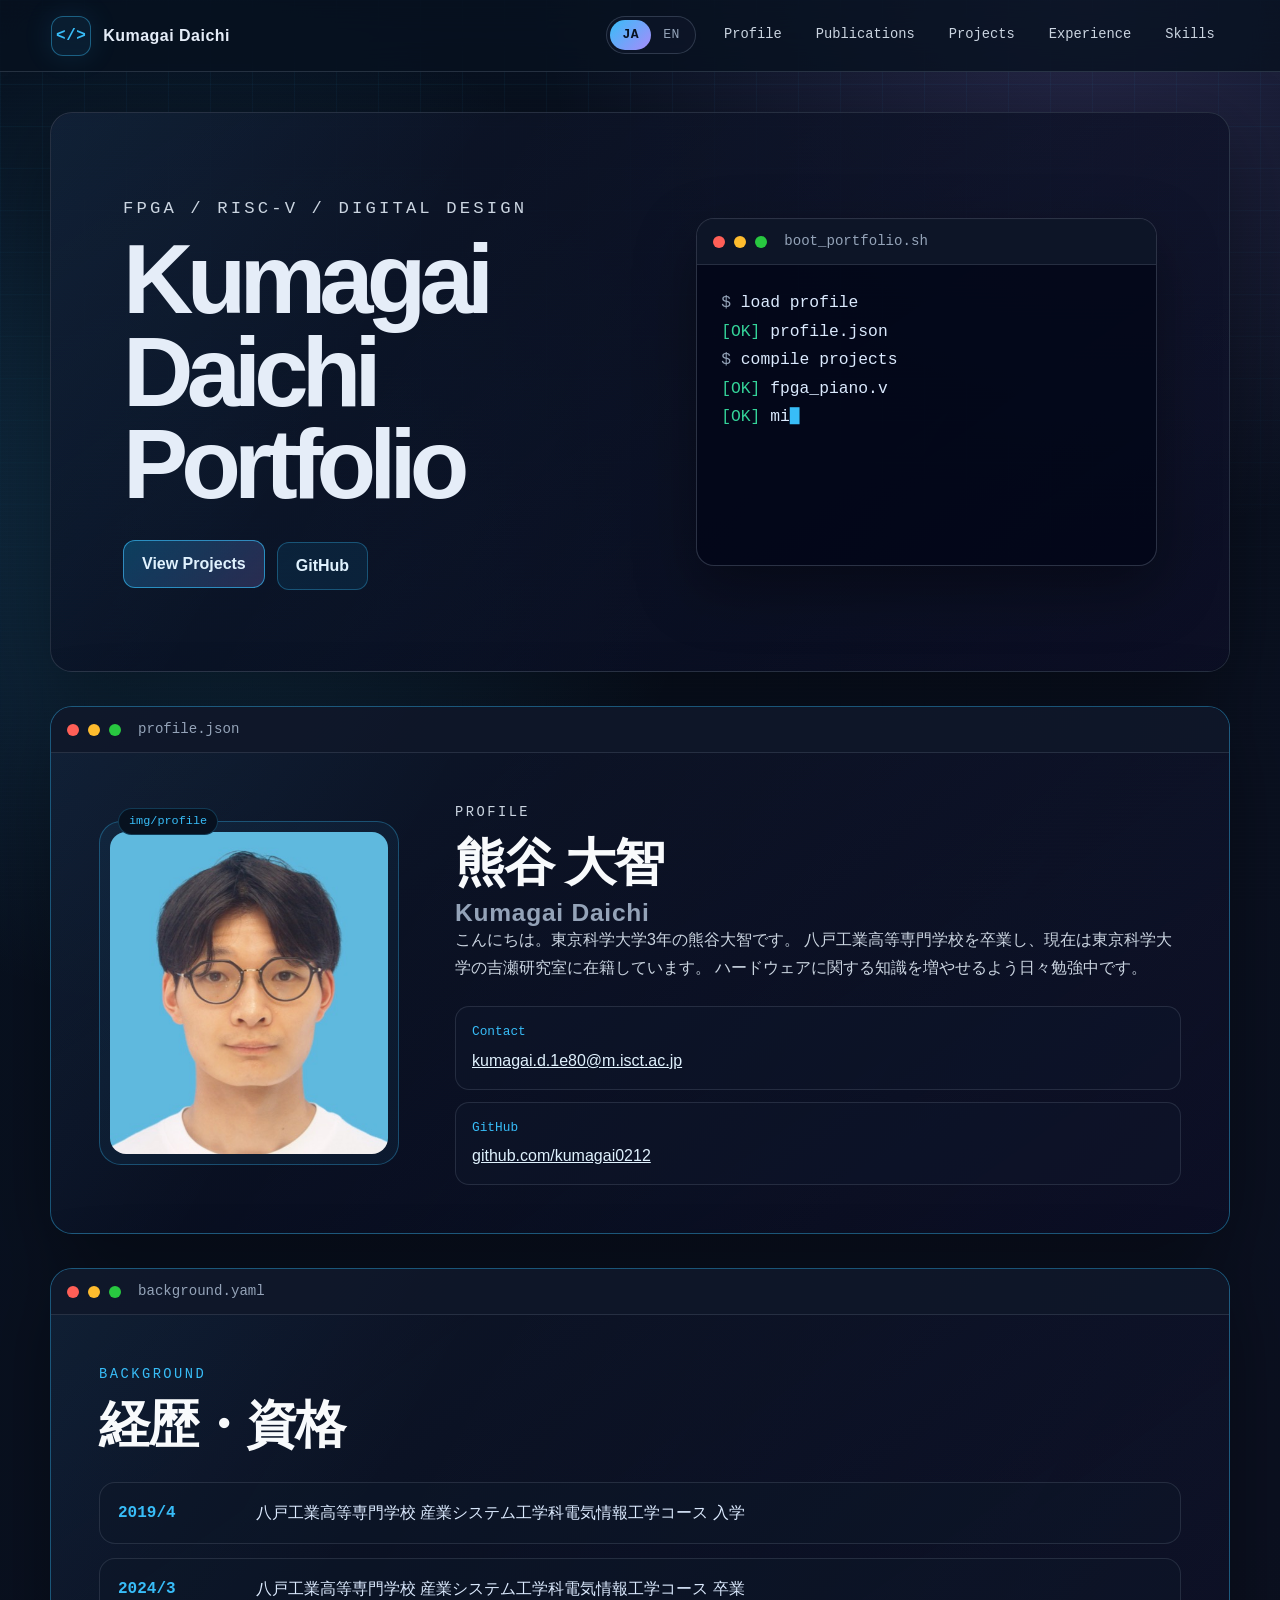
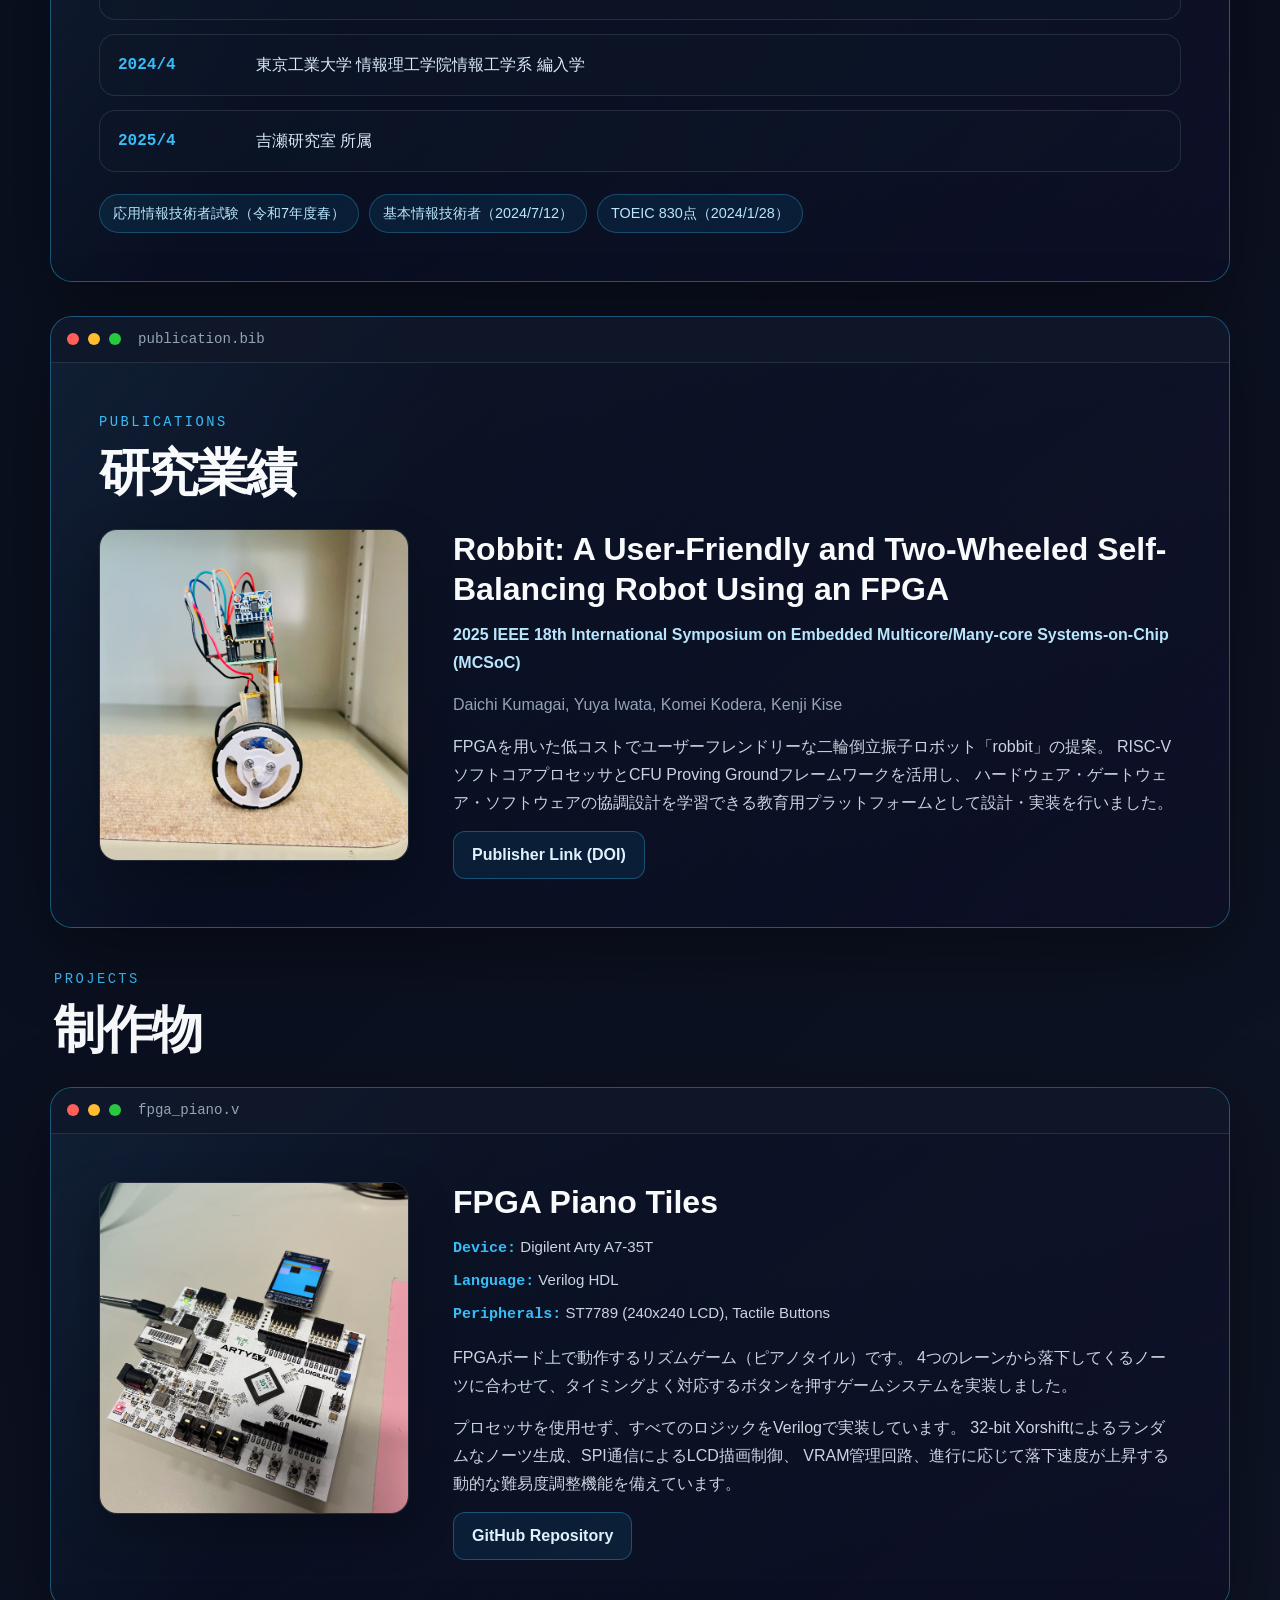
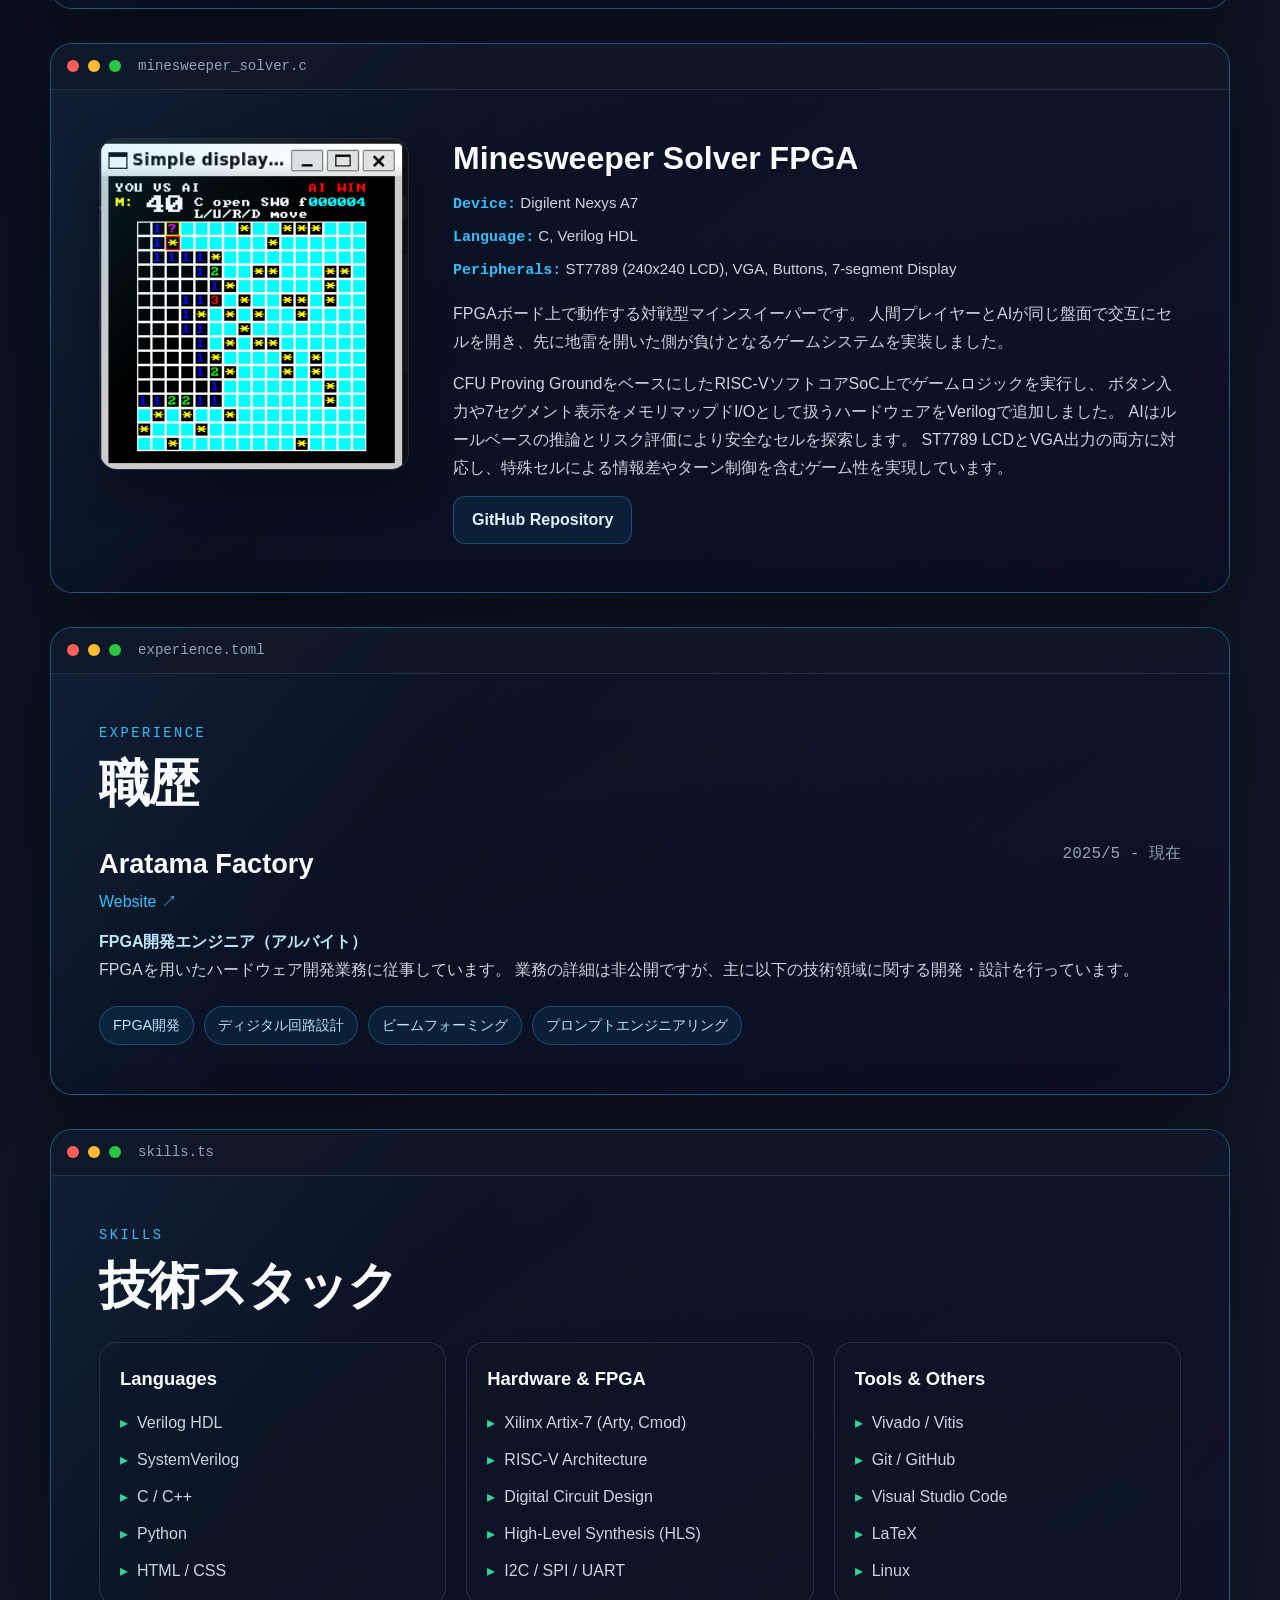
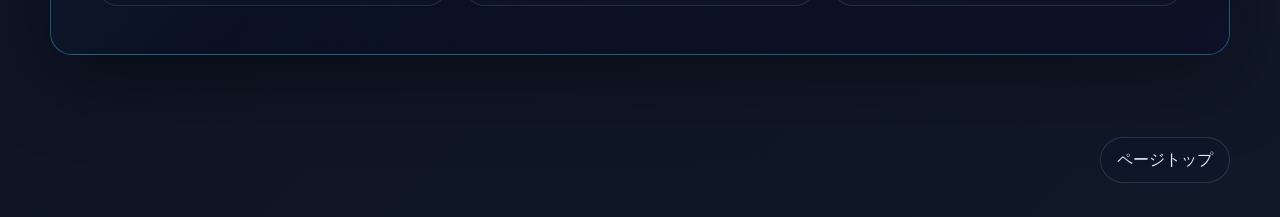
<file: index.html>
<!DOCTYPE html>
<html lang="ja">
    <head>
        <meta name="viewport" content="width=device-width, initial-scale=1, maximum-scale=1, user-scalable=no">
        <meta charset="UTF-8">
        <meta http-equiv="X-UA-Compatible" content="IE=edge" />
        <meta name="description" content="東京科学大学情報工学系3年の熊谷大智です。FPGA・ハードウェア開発を中心に学習・制作を行っています。">
        <title>Kumagai Daichi Portfolio</title>
        <script>
            document.documentElement.classList.add("js");
            if ("scrollRestoration" in history) {
                history.scrollRestoration = "manual";
            }
            const navigationEntry = performance.getEntriesByType("navigation")[0];
            if (navigationEntry && navigationEntry.type === "reload") {
                history.replaceState(null, "", location.pathname + location.search);
                window.addEventListener("load", () => window.scrollTo(0, 0));
            }
        </script>
        <link rel="stylesheet" href="Main.css">
        <link rel="stylesheet" href="menu_bar.css">
    </head>
    <body>
        <div class="page-noise" aria-hidden="true"></div>

        <header class="site-header">
            <a class="brand" href="#top" aria-label="ページトップへ">
                <span class="brand-mark">&lt;/&gt;</span>
                <span>Kumagai Daichi</span>
            </a>

            <div class="header-tools">
                <div class="lang-switch" role="group" aria-label="言語切り替え / Language">
                    <a href="index.html" class="active" aria-current="page">JA</a>
                    <a href="Main_en.html">EN</a>
                </div>

                <input type="checkbox" id="menu-toggle">
                <label for="menu-toggle" class="menu-button" aria-label="メニューを開く">
                    <span class="bar"></span>
                    <span class="bar"></span>
                    <span class="bar"></span>
                </label>
                <nav class="menu" aria-label="メインメニュー">
                    <ul>
                        <li><a href="#profile-section">Profile</a></li>
                        <li><a href="#publications-section">Publications</a></li>
                        <li><a href="#projects-section">Projects</a></li>
                        <li><a href="#experience-section">Experience</a></li>
                        <li><a href="#skills-section">Skills</a></li>
                    </ul>
                </nav>
            </div>
        </header>

        <main id="top" class="main-content-wrapper">
            <section class="hero section-card">
                <div class="hero-copy">
                    <p class="eyebrow">FPGA / RISC-V / Digital Design</p>
                    <h1>Kumagai Daichi Portfolio</h1>
                    <div class="hero-actions">
                        <a class="btn-link primary" href="#projects-section">View Projects</a>
                        <a class="btn-link" href="https://github.com/kumagai0212" target="_blank" rel="noopener noreferrer">GitHub</a>
                    </div>
                </div>

                <div class="terminal-card" aria-label="portfolio boot terminal">
                    <div class="window-bar">
                        <span class="dot red"></span>
                        <span class="dot yellow"></span>
                        <span class="dot green"></span>
                        <span class="window-title">boot_portfolio.sh</span>
                    </div>
                    <pre><code><span class="muted">$</span> load profile
<span class="ok">[OK]</span> profile.json
<span class="muted">$</span> compile projects
<span class="ok">[OK]</span> fpga_piano.v
<span class="ok">[OK]</span> minesweeper_solver.c
<span class="muted">$</span> render portfolio
<span class="muted">$</span> echo "$WELCOME"
<span class="welcome">ようこそ！ゆっくり見ていってください 👋</span>
<span class="cursor">█</span></code></pre>
                </div>
            </section>

            <section id="profile-section" class="code-reveal-card section-card">
                <div class="window-bar">
                    <span class="dot red"></span>
                    <span class="dot yellow"></span>
                    <span class="dot green"></span>
                    <span class="window-title">profile.json</span>
                </div>

                <div class="reveal-stage">
                    <pre class="code-layer" aria-hidden="true"><code>{
  "name": "熊谷大智",
  "school": "東京科学大学 情報工学系",
  "lab": "吉瀬研究室",
  "focus": [
    "FPGA",
    "RISC-V",
    "Digital Circuit Design"
  ],
  "contact": "kumagai.d.1e80@m.isct.ac.jp",
  "github": "kumagai0212"
}</code></pre>

                    <div class="real-layer profile-grid">
                        <div class="portrait-card">
                            <img src="face.JPG" alt="熊谷大智の写真">
                        </div>
                        <div class="profile-body">
                            <p class="eyebrow">Profile</p>
                            <h2>熊谷 大智 <span>Kumagai Daichi</span></h2>
                            <p>
                                こんにちは。東京科学大学3年の熊谷大智です。
                                八戸工業高等専門学校を卒業し、現在は東京科学大学の吉瀬研究室に在籍しています。
                                ハードウェアに関する知識を増やせるよう日々勉強中です。
                            </p>
                            <div class="info-list">
                                <div>
                                    <span>Contact</span>
                                    <a href="mailto:kumagai.d.1e80@m.isct.ac.jp">kumagai.d.1e80@m.isct.ac.jp</a>
                                </div>
                                <div>
                                    <span>GitHub</span>
                                    <a href="https://github.com/kumagai0212" target="_blank" rel="noopener noreferrer">github.com/kumagai0212</a>
                                </div>
                            </div>
                        </div>
                    </div>
                </div>
            </section>

            <section class="code-reveal-card section-card">
                <div class="window-bar">
                    <span class="dot red"></span>
                    <span class="dot yellow"></span>
                    <span class="dot green"></span>
                    <span class="window-title">background.yaml</span>
                </div>

                <div class="reveal-stage">
                    <pre class="code-layer" aria-hidden="true"><code>background:
  - date: 2019/04
    event: 八戸高専 入学
  - date: 2024/03
    event: 八戸高専 卒業
  - date: 2024/04
    event: 東京工業大学 編入学
  - date: 2025/04
    event: 吉瀬研究室 所属

certifications:
  - 応用情報技術者試験
  - 基本情報技術者
  - TOEIC 830</code></pre>

                    <div class="real-layer">
                        <div class="section-heading">
                            <p class="eyebrow">Background</p>
                            <h2>経歴・資格</h2>
                        </div>
                        <div class="timeline-list">
                            <article>
                                <time>2019/4</time>
                                <p>八戸工業高等専門学校 産業システム工学科電気情報工学コース 入学</p>
                            </article>
                            <article>
                                <time>2024/3</time>
                                <p>八戸工業高等専門学校 産業システム工学科電気情報工学コース 卒業</p>
                            </article>
                            <article>
                                <time>2024/4</time>
                                <p>東京工業大学 情報理工学院情報工学系 編入学</p>
                            </article>
                            <article>
                                <time>2025/4</time>
                                <p>吉瀬研究室 所属</p>
                            </article>
                        </div>
                        <div class="chip-row">
                            <span class="skill-tag">応用情報技術者試験（令和7年度春）</span>
                            <span class="skill-tag">基本情報技術者（2024/7/12）</span>
                            <span class="skill-tag">TOEIC 830点（2024/1/28）</span>
                        </div>
                    </div>
                </div>
            </section>

            <section id="publications-section" class="code-reveal-card section-card">
                <div class="window-bar">
                    <span class="dot red"></span>
                    <span class="dot yellow"></span>
                    <span class="dot green"></span>
                    <span class="window-title">publication.bib</span>
                </div>

                <div class="reveal-stage">
                    <pre class="code-layer" aria-hidden="true"><code>@inproceedings{robbit2025,
  title  = {Robbit: A User-Friendly and
            Two-Wheeled Self-Balancing Robot
            Using an FPGA},
  author = {Daichi Kumagai and Yuya Iwata
            and Komei Kodera and Kenji Kise},
  booktitle = {IEEE MCSoC},
  year = {2025}
}</code></pre>

                    <div class="real-layer">
                        <div class="section-heading">
                            <p class="eyebrow">Publications</p>
                            <h2>研究業績</h2>
                        </div>
                        <article class="content-row">
                            <div class="content-img">
                                <img src="bcar-structure-side.JPG" alt="Robbit Image">
                            </div>
                            <div class="content-desc">
                                <h3>Robbit: A User-Friendly and Two-Wheeled Self-Balancing Robot Using an FPGA</h3>
                                <p class="meta">2025 IEEE 18th International Symposium on Embedded Multicore/Many-core Systems-on-Chip (MCSoC)</p>
                                <p class="subtle">Daichi Kumagai, Yuya Iwata, Komei Kodera, Kenji Kise</p>
                                <p>
                                    FPGAを用いた低コストでユーザーフレンドリーな二輪倒立振子ロボット「robbit」の提案。
                                    RISC-VソフトコアプロセッサとCFU Proving Groundフレームワークを活用し、
                                    ハードウェア・ゲートウェア・ソフトウェアの協調設計を学習できる教育用プラットフォームとして設計・実装を行いました。
                                </p>
                                <a href="https://doi.org/10.1109/MCSOC67473.2025.00041" class="btn-link" target="_blank" rel="noopener noreferrer">Publisher Link (DOI)</a>
                            </div>
                        </article>
                    </div>
                </div>
            </section>

            <section id="projects-section" class="projects-wrap">
                <div class="section-title">
                    <p class="eyebrow">Projects</p>
                    <h2>制作物</h2>
                </div>

                <article class="code-reveal-card section-card">
                    <div class="window-bar">
                        <span class="dot red"></span>
                        <span class="dot yellow"></span>
                        <span class="dot green"></span>
                        <span class="window-title">fpga_piano.v</span>
                    </div>

                    <div class="reveal-stage">
                        <pre class="code-layer" aria-hidden="true"><code>module fpga_piano_tiles (
  input  wire clk,
  input  wire [3:0] button,
  output wire spi_sck,
  output wire spi_mosi
);

  xorshift32 note_randomizer();
  vram_controller lcd_renderer();
  difficulty_controller speed_up();

endmodule</code></pre>

                        <div class="real-layer">
                            <div class="project-content">
                                <div class="content-img">
                                    <img src="fpga_piano.jpg" alt="FPGA Piano Tiles Image">
                                </div>
                                <div class="content-desc">
                                    <h3>FPGA Piano Tiles</h3>
                                    <ul class="tech-stack">
                                        <li><strong>Device:</strong> Digilent Arty A7-35T</li>
                                        <li><strong>Language:</strong> Verilog HDL</li>
                                        <li><strong>Peripherals:</strong> ST7789 (240x240 LCD), Tactile Buttons</li>
                                    </ul>
                                    <p>
                                        FPGAボード上で動作するリズムゲーム（ピアノタイル）です。
                                        4つのレーンから落下してくるノーツに合わせて、タイミングよく対応するボタンを押すゲームシステムを実装しました。
                                    </p>
                                    <p>
                                        プロセッサを使用せず、すべてのロジックをVerilogで実装しています。
                                        32-bit Xorshiftによるランダムなノーツ生成、SPI通信によるLCD描画制御、
                                        VRAM管理回路、進行に応じて落下速度が上昇する動的な難易度調整機能を備えています。
                                    </p>
                                    <a href="https://github.com/kumagai0212/piano-fpga" class="btn-link" target="_blank" rel="noopener noreferrer">GitHub Repository</a>
                                </div>
                            </div>
                        </div>
                    </div>
                </article>

                <article class="code-reveal-card section-card">
                    <div class="window-bar">
                        <span class="dot red"></span>
                        <span class="dot yellow"></span>
                        <span class="dot green"></span>
                        <span class="window-title">minesweeper_solver.c</span>
                    </div>

                    <div class="reveal-stage">
                        <pre class="code-layer" aria-hidden="true"><code>while (!game_over) {
  human_open(cursor);
  update_visible_board();

  ai_move = solve_by_inference();
  if (!ai_move.safe) {
    ai_move = choose_lowest_risk_cell();
  }
  open_cell(ai_move);
  draw_to_lcd_and_vga();
}</code></pre>

                        <div class="real-layer">
                            <div class="project-content">
                                <div class="content-img">
                                    <img src="minesweeper_solver_fpga.png" alt="Minesweeper Solver FPGA Image">
                                </div>
                                <div class="content-desc">
                                    <h3>Minesweeper Solver FPGA</h3>
                                    <ul class="tech-stack">
                                        <li><strong>Device:</strong> Digilent Nexys A7</li>
                                        <li><strong>Language:</strong> C, Verilog HDL</li>
                                        <li><strong>Peripherals:</strong> ST7789 (240x240 LCD), VGA, Buttons, 7-segment Display</li>
                                    </ul>
                                    <p>
                                        FPGAボード上で動作する対戦型マインスイーパーです。
                                        人間プレイヤーとAIが同じ盤面で交互にセルを開き、先に地雷を開いた側が負けとなるゲームシステムを実装しました。
                                    </p>
                                    <p>
                                        CFU Proving GroundをベースにしたRISC-VソフトコアSoC上でゲームロジックを実行し、
                                        ボタン入力や7セグメント表示をメモリマップドI/Oとして扱うハードウェアをVerilogで追加しました。
                                        AIはルールベースの推論とリスク評価により安全なセルを探索します。
                                        ST7789 LCDとVGA出力の両方に対応し、特殊セルによる情報差やターン制御を含むゲーム性を実現しています。
                                    </p>
                                    <a href="https://github.com/kumagai0212/Minesweeper_solver_fpga" class="btn-link" target="_blank" rel="noopener noreferrer">GitHub Repository</a>
                                </div>
                            </div>
                        </div>
                    </div>
                </article>
            </section>

            <section id="experience-section" class="code-reveal-card section-card">
                <div class="window-bar">
                    <span class="dot red"></span>
                    <span class="dot yellow"></span>
                    <span class="dot green"></span>
                    <span class="window-title">experience.toml</span>
                </div>

                <div class="reveal-stage">
                    <pre class="code-layer" aria-hidden="true"><code>[experience]
company = "Aratama Factory"
role = "FPGA開発エンジニア"
period = "2025/05 - present"

skills = [
  "FPGA開発",
  "ディジタル回路設計",
  "ビームフォーミング",
  "プロンプトエンジニアリング"
]</code></pre>

                    <div class="real-layer">
                        <div class="section-heading">
                            <p class="eyebrow">Experience</p>
                            <h2>職歴</h2>
                        </div>
                        <div class="experience-item">
                            <div class="experience-head">
                                <div>
                                    <h3>Aratama Factory</h3>
                                    <a href="https://aratama-factory.com/" target="_blank" rel="noopener noreferrer">Website ↗</a>
                                </div>
                                <span>2025/5 - 現在</span>
                            </div>
                            <p class="meta">FPGA開発エンジニア（アルバイト）</p>
                            <p>
                                FPGAを用いたハードウェア開発業務に従事しています。
                                業務の詳細は非公開ですが、主に以下の技術領域に関する開発・設計を行っています。
                            </p>
                            <div class="chip-row">
                                <span class="skill-tag">FPGA開発</span>
                                <span class="skill-tag">ディジタル回路設計</span>
                                <span class="skill-tag">ビームフォーミング</span>
                                <span class="skill-tag">プロンプトエンジニアリング</span>
                            </div>
                        </div>
                    </div>
                </div>
            </section>

            <section id="skills-section" class="code-reveal-card section-card">
                <div class="window-bar">
                    <span class="dot red"></span>
                    <span class="dot yellow"></span>
                    <span class="dot green"></span>
                    <span class="window-title">skills.ts</span>
                </div>

                <div class="reveal-stage">
                    <pre class="code-layer" aria-hidden="true"><code>type SkillSet = {
  languages: string[];
  hardware: string[];
  tools: string[];
};

const skills: SkillSet = {
  languages: ["Verilog", "SystemVerilog", "C/C++", "Python"],
  hardware: ["Artix-7", "RISC-V", "HLS", "I2C/SPI/UART"],
  tools: ["Vivado", "Vitis", "Git", "Linux"]
};</code></pre>

                    <div class="real-layer">
                        <div class="section-heading">
                            <p class="eyebrow">Skills</p>
                            <h2>技術スタック</h2>
                        </div>
                        <div class="skills-container">
                            <div class="skill-category">
                                <h3>Languages</h3>
                                <ul>
                                    <li class="skill-item">Verilog HDL</li>
                                    <li class="skill-item">SystemVerilog</li>
                                    <li class="skill-item">C / C++</li>
                                    <li class="skill-item">Python</li>
                                    <li class="skill-item">HTML / CSS</li>
                                </ul>
                            </div>
                            <div class="skill-category">
                                <h3>Hardware & FPGA</h3>
                                <ul>
                                    <li class="skill-item">Xilinx Artix-7 (Arty, Cmod)</li>
                                    <li class="skill-item">RISC-V Architecture</li>
                                    <li class="skill-item">Digital Circuit Design</li>
                                    <li class="skill-item">High-Level Synthesis (HLS)</li>
                                    <li class="skill-item">I2C / SPI / UART</li>
                                </ul>
                            </div>
                            <div class="skill-category">
                                <h3>Tools & Others</h3>
                                <ul>
                                    <li class="skill-item">Vivado / Vitis</li>
                                    <li class="skill-item">Git / GitHub</li>
                                    <li class="skill-item">Visual Studio Code</li>
                                    <li class="skill-item">LaTeX</li>
                                    <li class="skill-item">Linux</li>
                                </ul>
                            </div>
                        </div>
                    </div>
                </div>
            </section>
        </main>

        <div class="pagetop"><a href="#top">ページトップ</a></div>
        <script src="reveal.js"></script>
    </body>
</html>
</file>
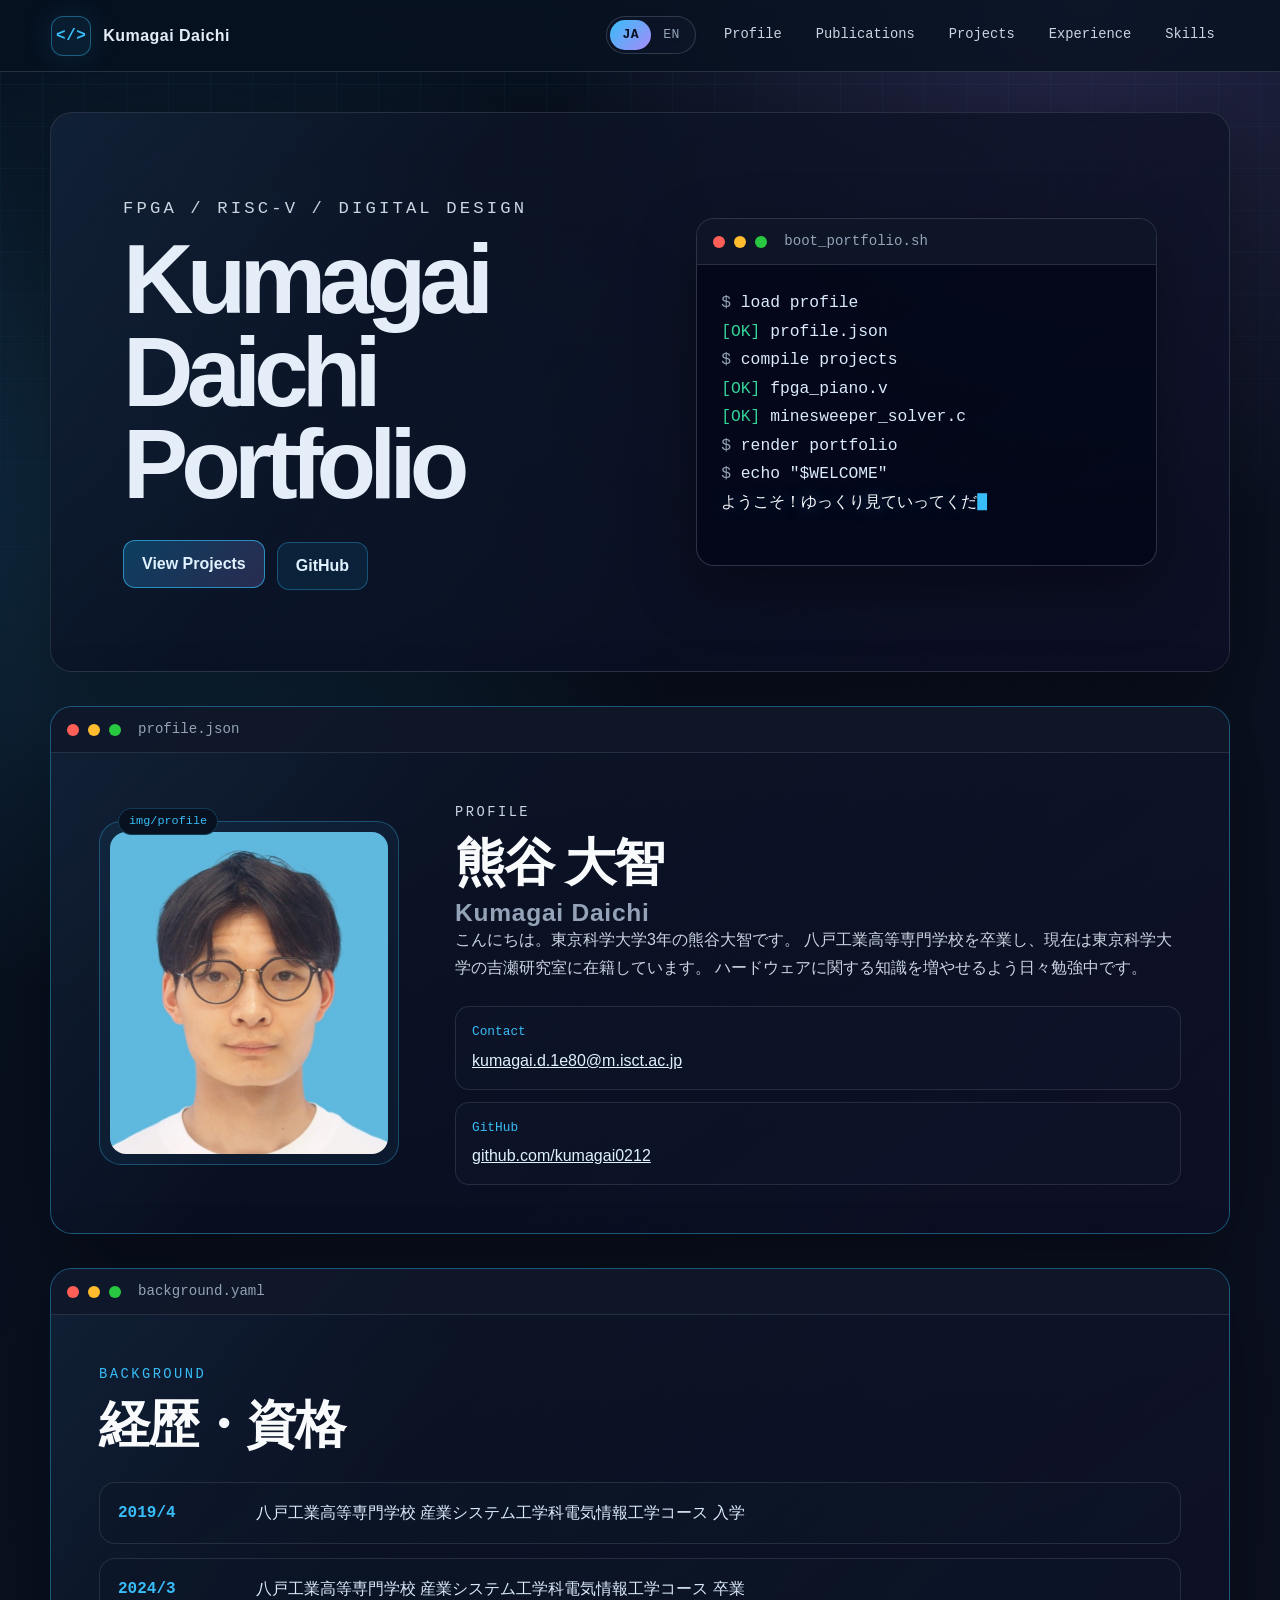
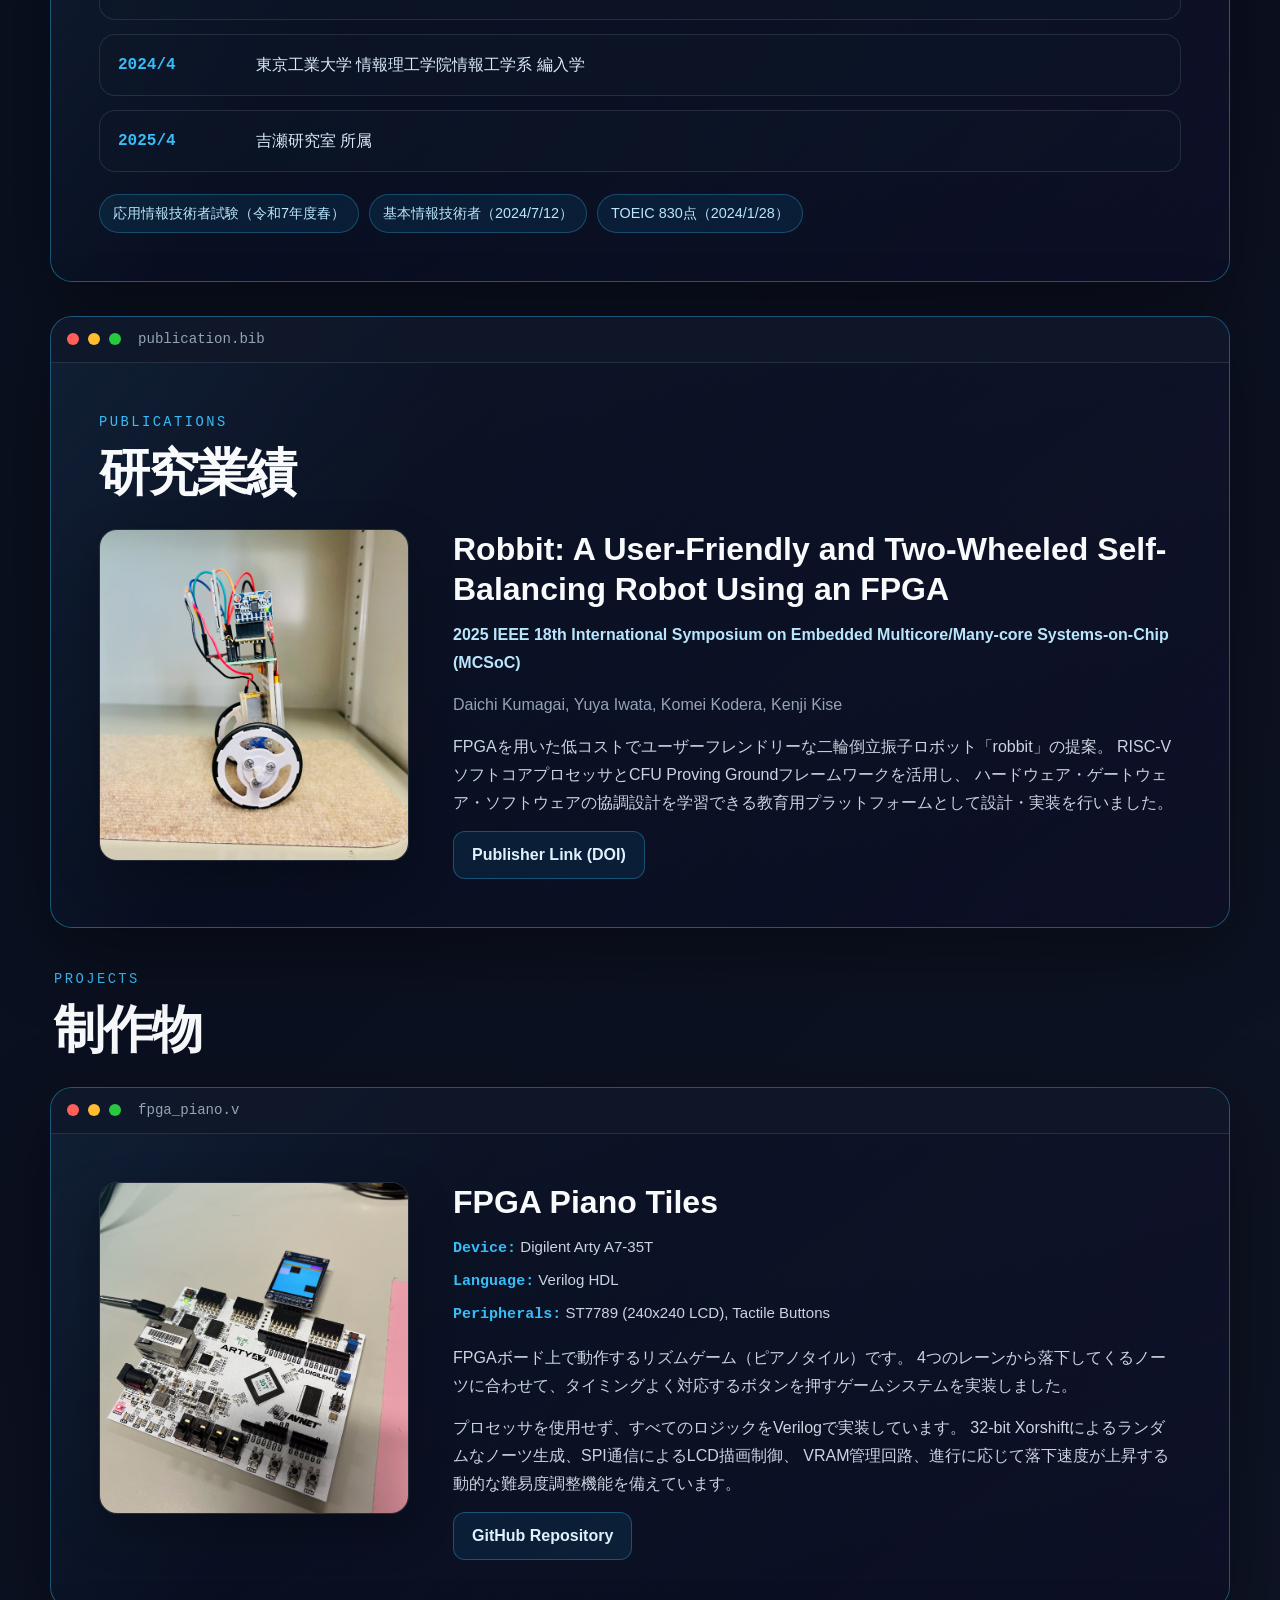
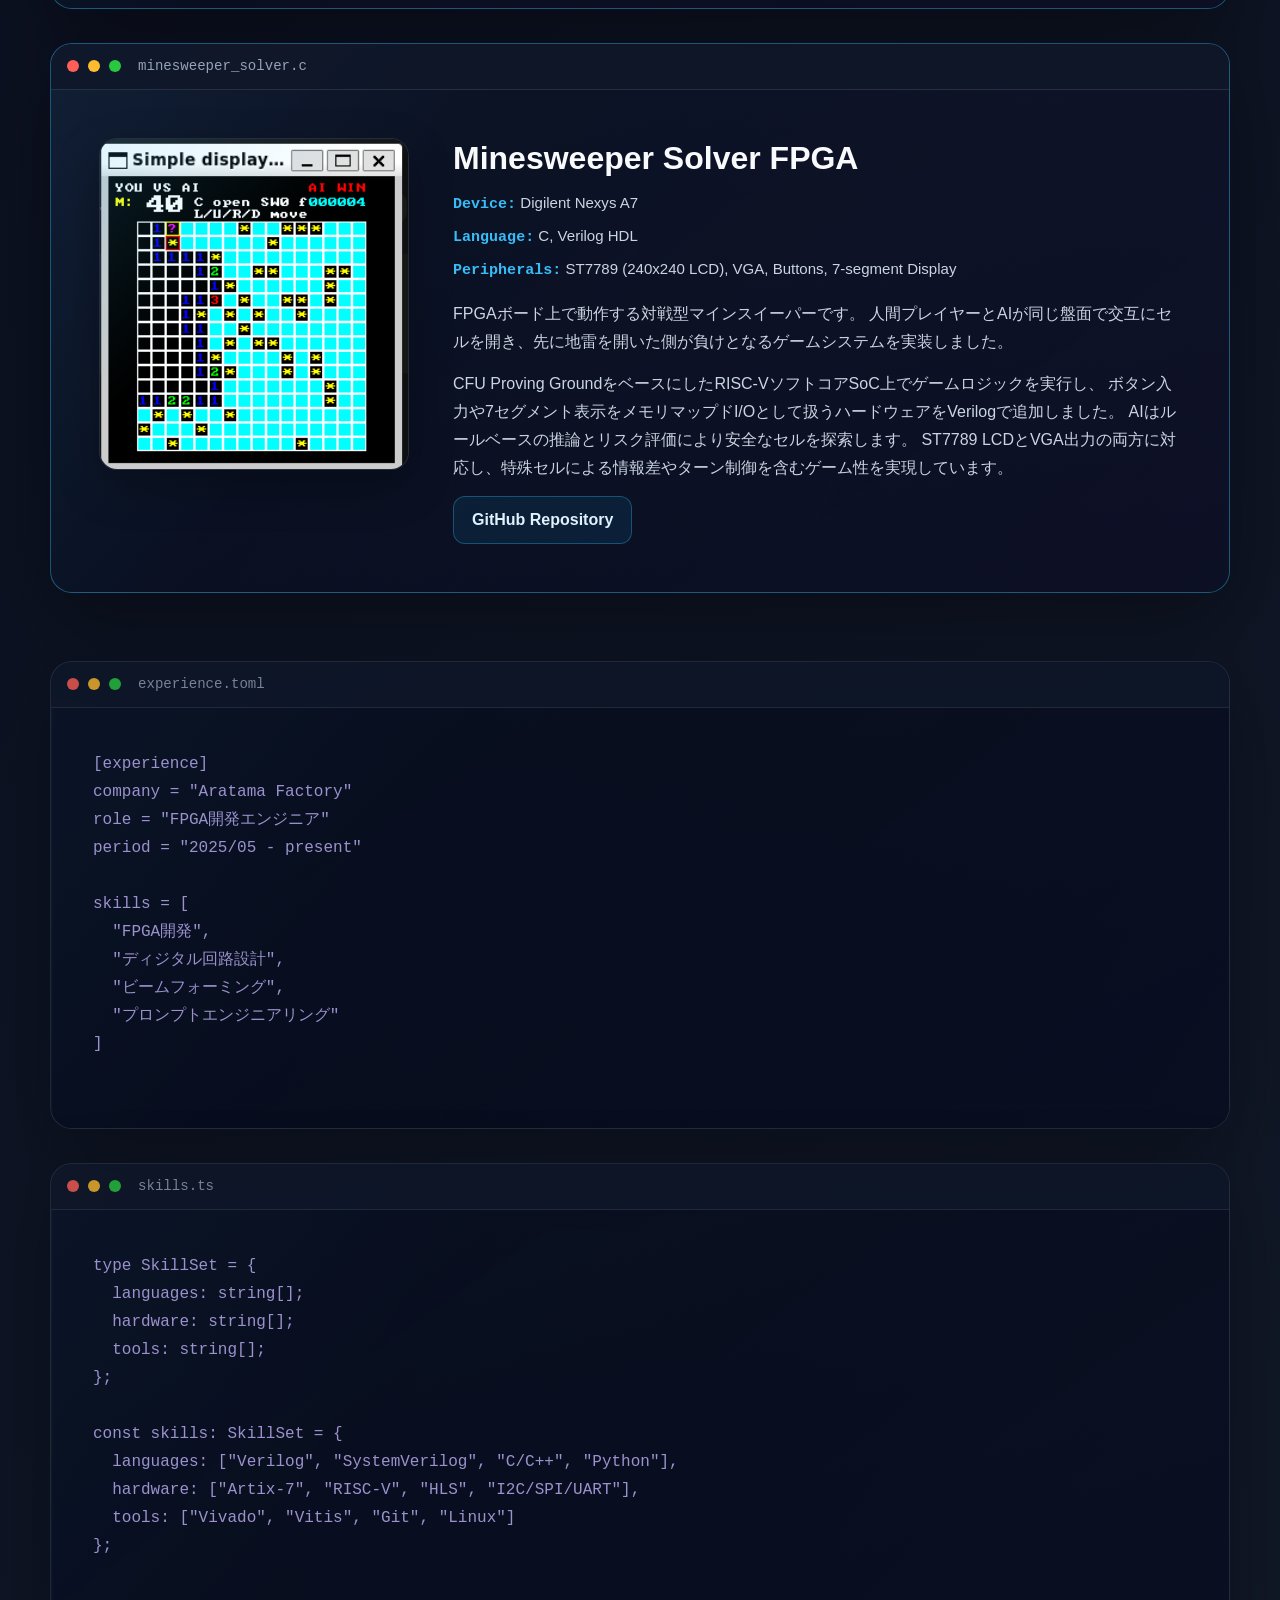
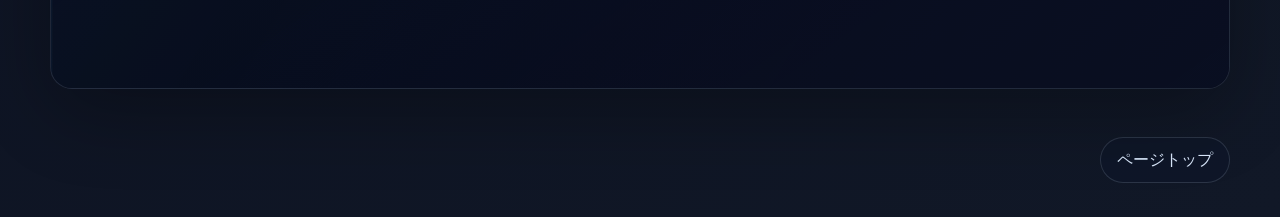
<file: Main.html>
<!DOCTYPE html>
<html lang="ja">
    <head>
        <meta charset="UTF-8">
        <meta http-equiv="X-UA-Compatible" content="IE=edge" />
        <meta name="viewport" content="width=device-width, initial-scale=1">
        <meta http-equiv="refresh" content="0; url=index.html">
        <link rel="canonical" href="index.html">
        <title>Kumagai Daichi Portfolio</title>
        <script>location.replace("index.html" + location.hash);</script>
    </head>
    <body>
        <p>このページは <a href="index.html">index.html</a> に移動しました。</p>
    </body>
</html>
</file>
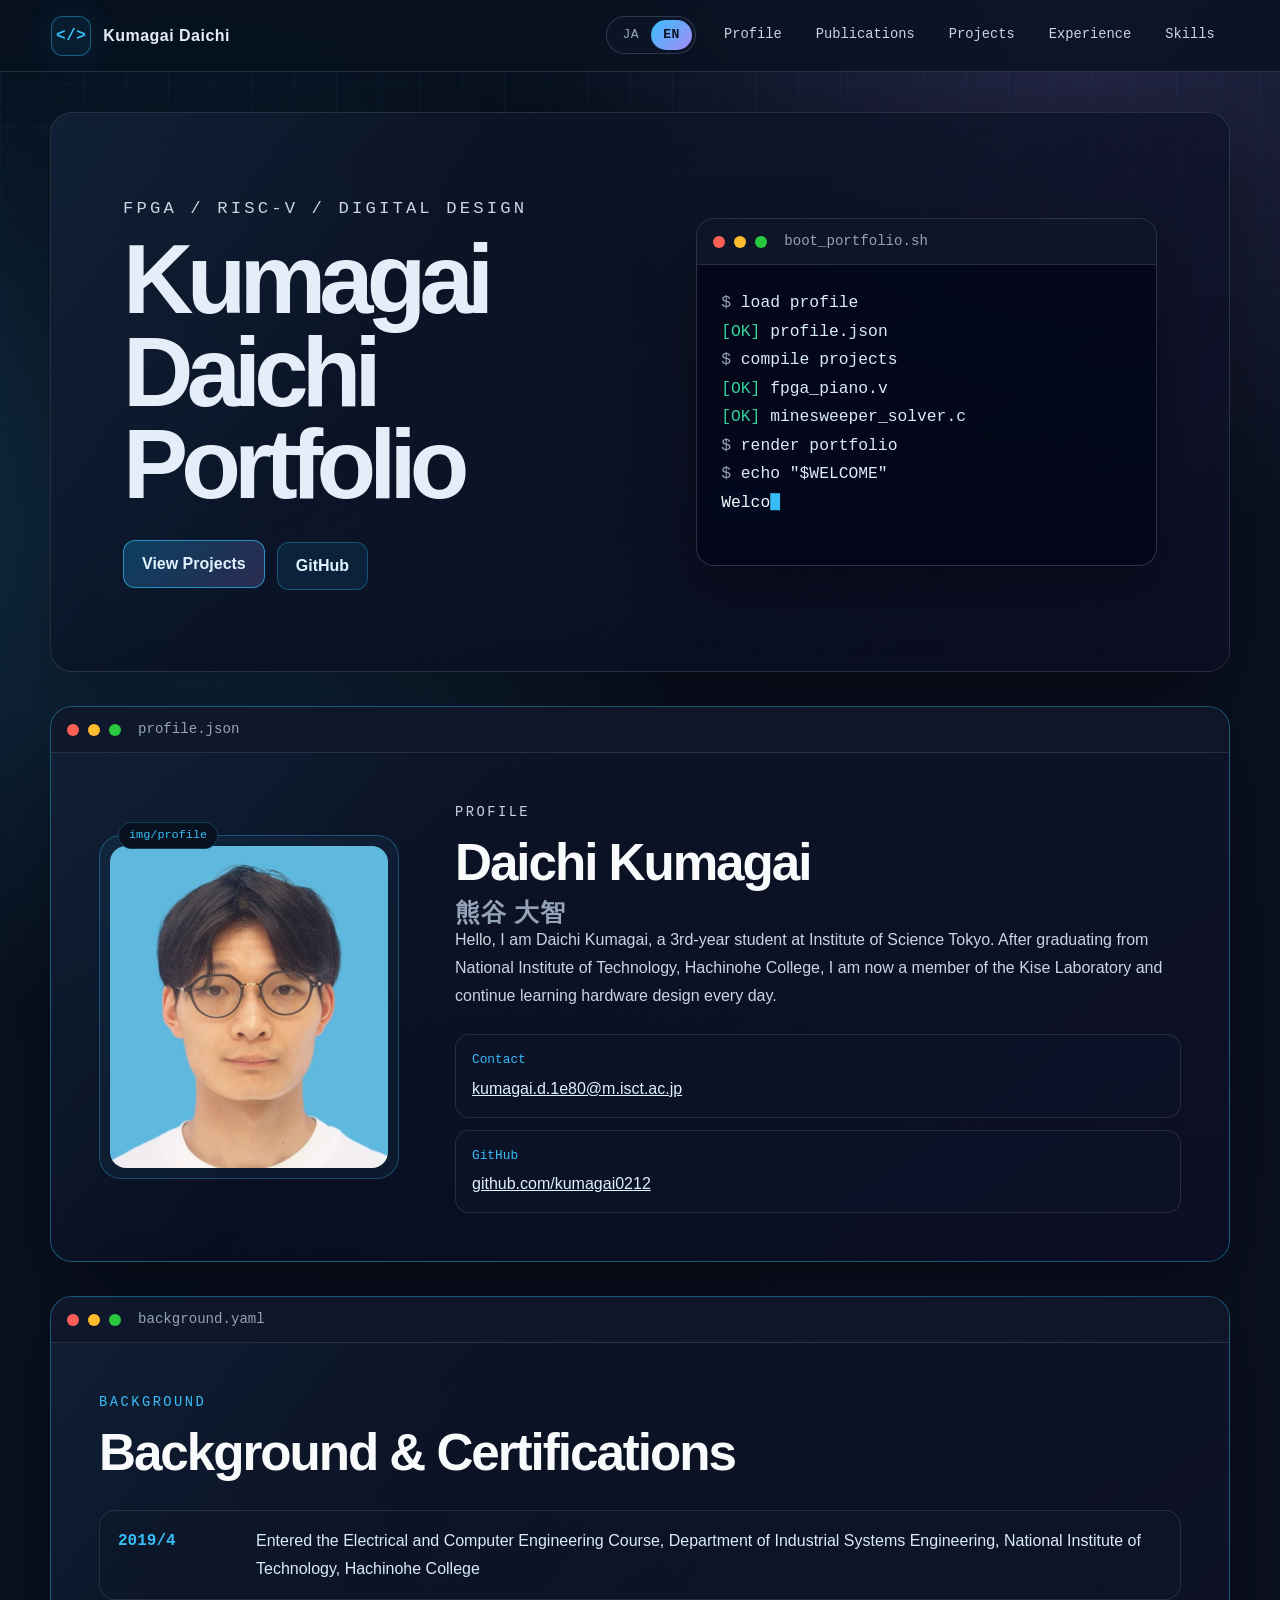
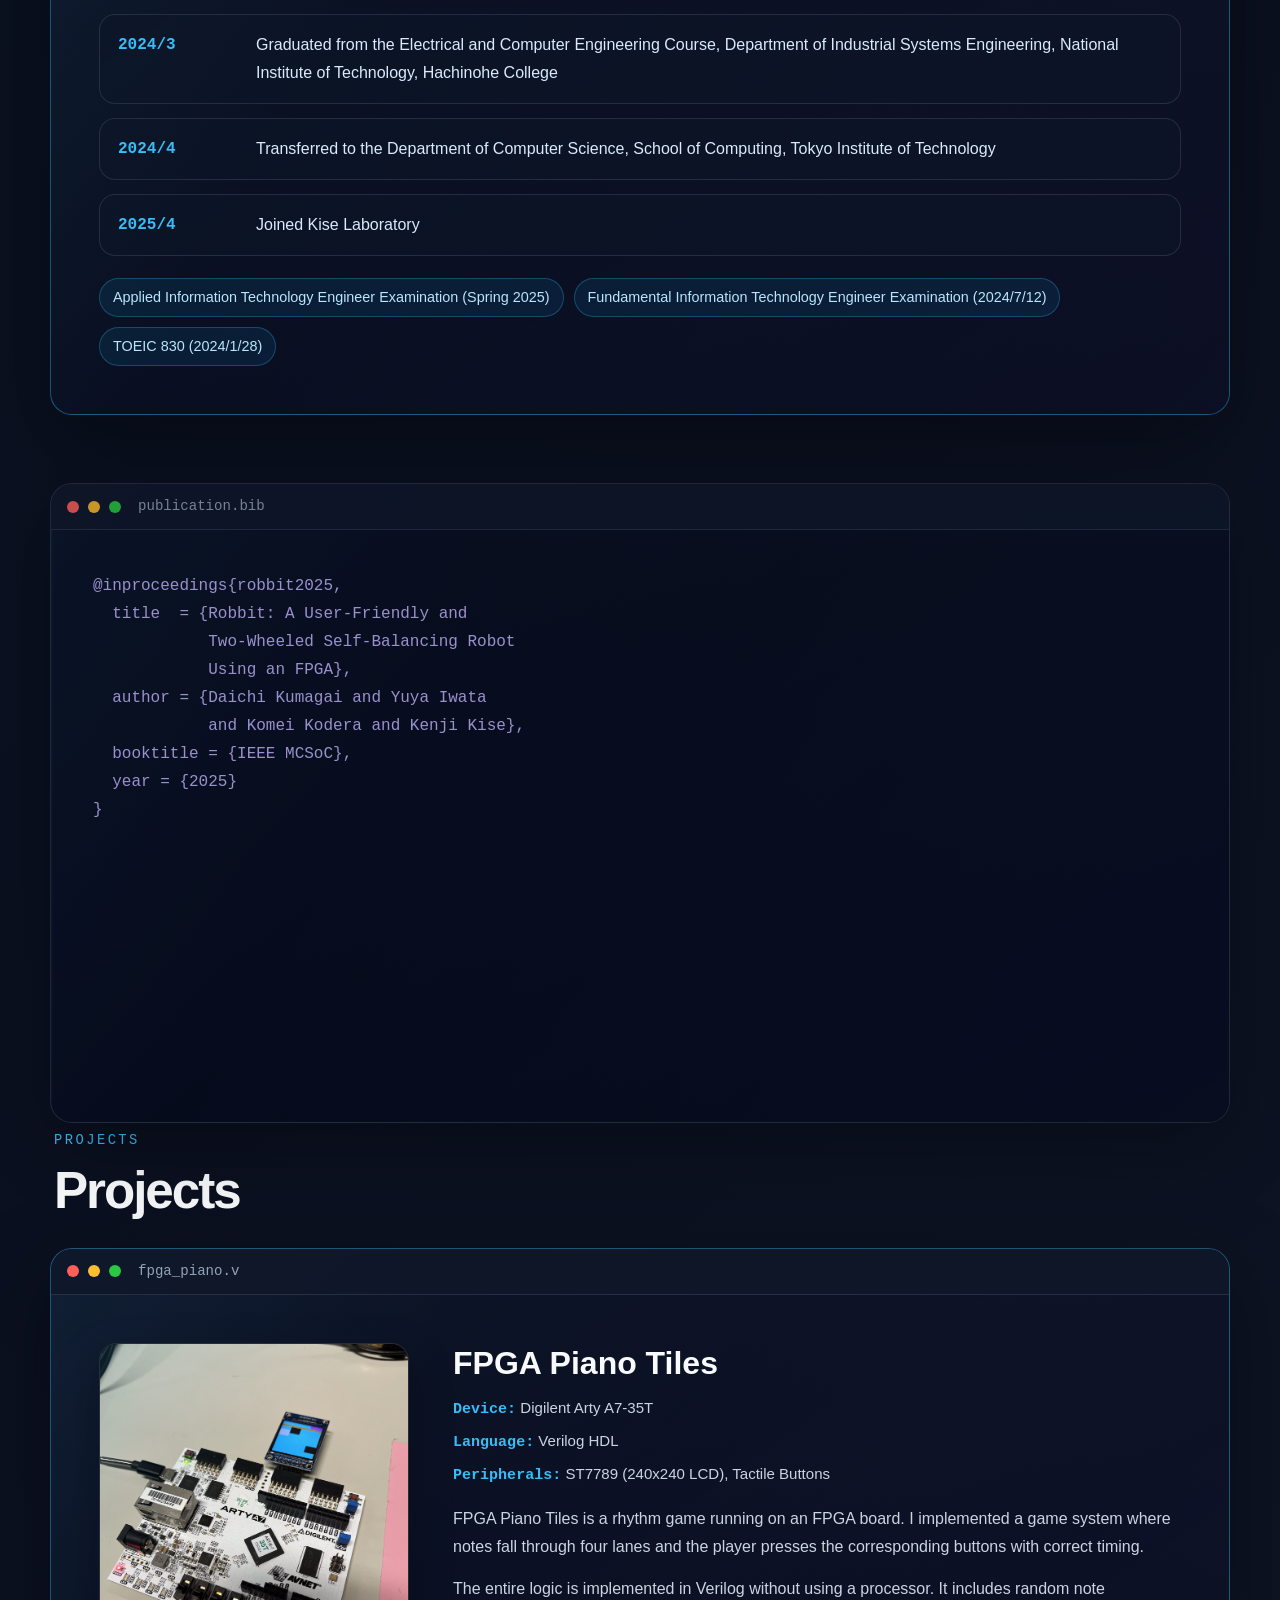
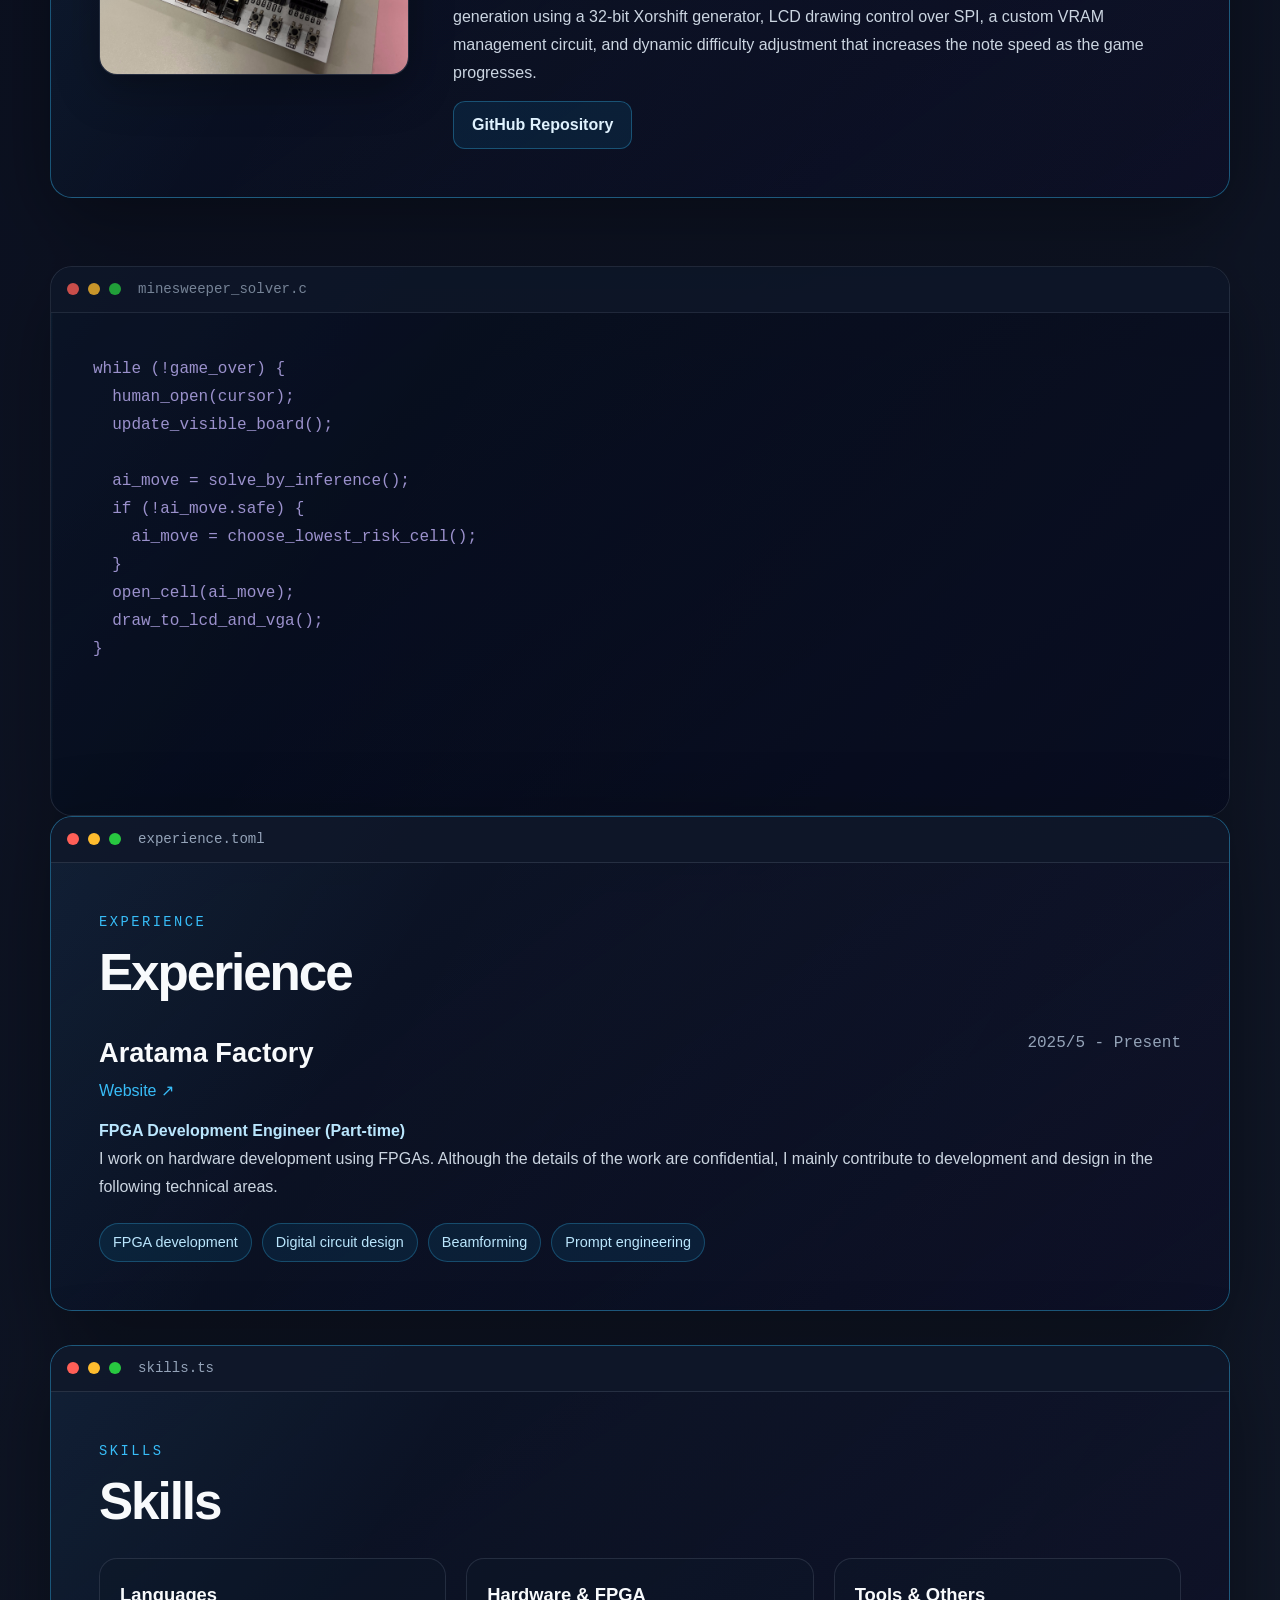
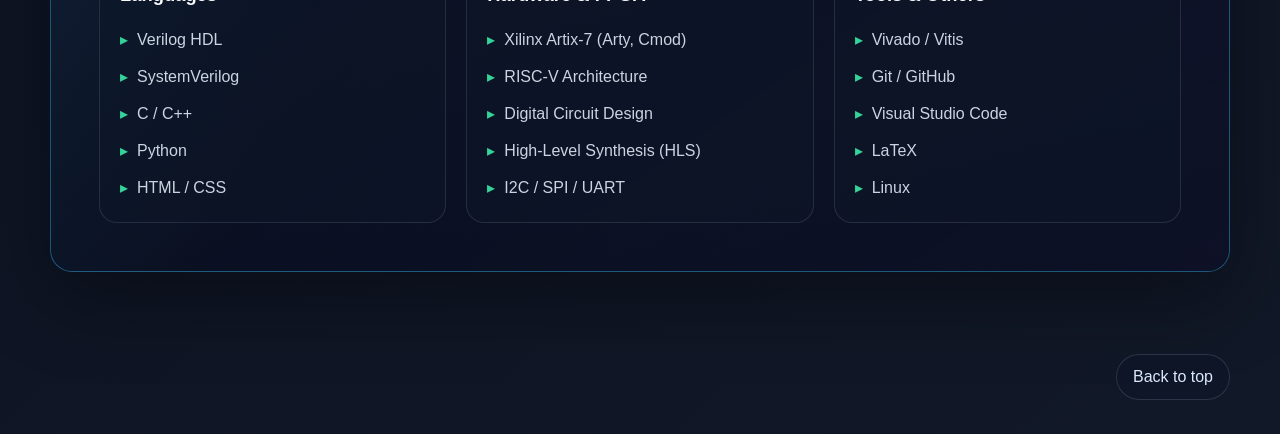
<file: Main_en.html>
<!DOCTYPE html>
<html lang="en">
    <head>
        <meta name="viewport" content="width=device-width, initial-scale=1, maximum-scale=1, user-scalable=no">
        <meta charset="UTF-8">
        <meta http-equiv="X-UA-Compatible" content="IE=edge" />
        <meta name="description" content="Daichi Kumagai, a 3rd-year student in Computer Science at Institute of Science Tokyo, focusing on FPGA and hardware development.">
        <title>Kumagai Daichi Portfolio</title>
        <script>
            document.documentElement.classList.add("js");
            if ("scrollRestoration" in history) {
                history.scrollRestoration = "manual";
            }
            const navigationEntry = performance.getEntriesByType("navigation")[0];
            if (navigationEntry && navigationEntry.type === "reload") {
                history.replaceState(null, "", location.pathname + location.search);
                window.addEventListener("load", () => window.scrollTo(0, 0));
            }
        </script>
        <link rel="stylesheet" href="Main.css">
        <link rel="stylesheet" href="menu_bar.css">
    </head>
    <body>
        <div class="page-noise" aria-hidden="true"></div>

        <header class="site-header">
            <a class="brand" href="#top" aria-label="Back to top">
                <span class="brand-mark">&lt;/&gt;</span>
                <span>Kumagai Daichi</span>
            </a>

            <div class="header-tools">
                <div class="lang-switch" role="group" aria-label="Language switch">
                    <a href="index.html">JA</a>
                    <a href="Main_en.html" class="active" aria-current="page">EN</a>
                </div>

                <input type="checkbox" id="menu-toggle">
                <label for="menu-toggle" class="menu-button" aria-label="Open menu">
                    <span class="bar"></span>
                    <span class="bar"></span>
                    <span class="bar"></span>
                </label>
                <nav class="menu" aria-label="Main menu">
                    <ul>
                        <li><a href="#profile-section">Profile</a></li>
                        <li><a href="#publications-section">Publications</a></li>
                        <li><a href="#projects-section">Projects</a></li>
                        <li><a href="#experience-section">Experience</a></li>
                        <li><a href="#skills-section">Skills</a></li>
                    </ul>
                </nav>
            </div>
        </header>

        <main id="top" class="main-content-wrapper">
            <section class="hero section-card">
                <div class="hero-copy">
                    <p class="eyebrow">FPGA / RISC-V / Digital Design</p>
                    <h1>Kumagai Daichi Portfolio</h1>
                    <div class="hero-actions">
                        <a class="btn-link primary" href="#projects-section">View Projects</a>
                        <a class="btn-link" href="https://github.com/kumagai0212" target="_blank" rel="noopener noreferrer">GitHub</a>
                    </div>
                </div>

                <div class="terminal-card" aria-label="portfolio boot terminal">
                    <div class="window-bar">
                        <span class="dot red"></span>
                        <span class="dot yellow"></span>
                        <span class="dot green"></span>
                        <span class="window-title">boot_portfolio.sh</span>
                    </div>
                    <pre><code><span class="muted">$</span> load profile
<span class="ok">[OK]</span> profile.json
<span class="muted">$</span> compile projects
<span class="ok">[OK]</span> fpga_piano.v
<span class="ok">[OK]</span> minesweeper_solver.c
<span class="muted">$</span> render portfolio
<span class="muted">$</span> echo "$WELCOME"
<span class="welcome">Welcome — enjoy the build 👋</span>
<span class="cursor">█</span></code></pre>
                </div>
            </section>

            <section id="profile-section" class="code-reveal-card section-card">
                <div class="window-bar">
                    <span class="dot red"></span>
                    <span class="dot yellow"></span>
                    <span class="dot green"></span>
                    <span class="window-title">profile.json</span>
                </div>

                <div class="reveal-stage">
                    <pre class="code-layer" aria-hidden="true"><code>{
  "name": "Daichi Kumagai",
  "school": "Institute of Science Tokyo, Computer Science",
  "lab": "Kise Laboratory",
  "focus": [
    "FPGA",
    "RISC-V",
    "Digital Circuit Design"
  ],
  "contact": "kumagai.d.1e80@m.isct.ac.jp",
  "github": "kumagai0212"
}</code></pre>

                    <div class="real-layer profile-grid">
                        <div class="portrait-card">
                            <img src="face.JPG" alt="Portrait of Daichi Kumagai">
                        </div>
                        <div class="profile-body">
                            <p class="eyebrow">Profile</p>
                            <h2>Daichi Kumagai <span>熊谷 大智</span></h2>
                            <p>
                                Hello, I am Daichi Kumagai, a 3rd-year student at Institute of Science Tokyo.
                                After graduating from National Institute of Technology, Hachinohe College,
                                I am now a member of the Kise Laboratory and continue learning hardware design every day.
                            </p>
                            <div class="info-list">
                                <div>
                                    <span>Contact</span>
                                    <a href="mailto:kumagai.d.1e80@m.isct.ac.jp">kumagai.d.1e80@m.isct.ac.jp</a>
                                </div>
                                <div>
                                    <span>GitHub</span>
                                    <a href="https://github.com/kumagai0212" target="_blank" rel="noopener noreferrer">github.com/kumagai0212</a>
                                </div>
                            </div>
                        </div>
                    </div>
                </div>
            </section>

            <section class="code-reveal-card section-card">
                <div class="window-bar">
                    <span class="dot red"></span>
                    <span class="dot yellow"></span>
                    <span class="dot green"></span>
                    <span class="window-title">background.yaml</span>
                </div>

                <div class="reveal-stage">
                    <pre class="code-layer" aria-hidden="true"><code>background:
  - date: 2019/04
    event: Entered NIT, Hachinohe College
  - date: 2024/03
    event: Graduated from NIT, Hachinohe College
  - date: 2024/04
    event: Transferred to Tokyo Institute of Technology
  - date: 2025/04
    event: Joined Kise Laboratory

certifications:
  - Applied Information Technology Engineer Examination
  - Fundamental Information Technology Engineer Examination
  - TOEIC 830</code></pre>

                    <div class="real-layer">
                        <div class="section-heading">
                            <p class="eyebrow">Background</p>
                            <h2>Background & Certifications</h2>
                        </div>
                        <div class="timeline-list">
                            <article>
                                <time>2019/4</time>
                                <p>Entered the Electrical and Computer Engineering Course, Department of Industrial Systems Engineering, National Institute of Technology, Hachinohe College</p>
                            </article>
                            <article>
                                <time>2024/3</time>
                                <p>Graduated from the Electrical and Computer Engineering Course, Department of Industrial Systems Engineering, National Institute of Technology, Hachinohe College</p>
                            </article>
                            <article>
                                <time>2024/4</time>
                                <p>Transferred to the Department of Computer Science, School of Computing, Tokyo Institute of Technology</p>
                            </article>
                            <article>
                                <time>2025/4</time>
                                <p>Joined Kise Laboratory</p>
                            </article>
                        </div>
                        <div class="chip-row">
                            <span class="skill-tag">Applied Information Technology Engineer Examination (Spring 2025)</span>
                            <span class="skill-tag">Fundamental Information Technology Engineer Examination (2024/7/12)</span>
                            <span class="skill-tag">TOEIC 830 (2024/1/28)</span>
                        </div>
                    </div>
                </div>
            </section>

            <section id="publications-section" class="code-reveal-card section-card">
                <div class="window-bar">
                    <span class="dot red"></span>
                    <span class="dot yellow"></span>
                    <span class="dot green"></span>
                    <span class="window-title">publication.bib</span>
                </div>

                <div class="reveal-stage">
                    <pre class="code-layer" aria-hidden="true"><code>@inproceedings{robbit2025,
  title  = {Robbit: A User-Friendly and
            Two-Wheeled Self-Balancing Robot
            Using an FPGA},
  author = {Daichi Kumagai and Yuya Iwata
            and Komei Kodera and Kenji Kise},
  booktitle = {IEEE MCSoC},
  year = {2025}
}</code></pre>

                    <div class="real-layer">
                        <div class="section-heading">
                            <p class="eyebrow">Publications</p>
                            <h2>Publications</h2>
                        </div>
                        <article class="content-row">
                            <div class="content-img">
                                <img src="bcar-structure-side.JPG" alt="Robbit Image">
                            </div>
                            <div class="content-desc">
                                <h3>Robbit: A User-Friendly and Two-Wheeled Self-Balancing Robot Using an FPGA</h3>
                                <p class="meta">2025 IEEE 18th International Symposium on Embedded Multicore/Many-core Systems-on-Chip (MCSoC)</p>
                                <p class="subtle">Daichi Kumagai, Yuya Iwata, Komei Kodera, Kenji Kise</p>
                                <p>
                                    This work proposes “robbit,” a low-cost and user-friendly two-wheeled self-balancing robot using an FPGA.
                                    By using a RISC-V soft-core processor and the CFU Proving Ground framework,
                                    we designed and implemented it as an educational platform for learning hardware, gateware, and software co-design.
                                </p>
                                <a href="https://doi.org/10.1109/MCSOC67473.2025.00041" class="btn-link" target="_blank" rel="noopener noreferrer">Publisher Link (DOI)</a>
                            </div>
                        </article>
                    </div>
                </div>
            </section>

            <section id="projects-section" class="projects-wrap">
                <div class="section-title">
                    <p class="eyebrow">Projects</p>
                    <h2>Projects</h2>
                </div>

                <article class="code-reveal-card section-card">
                    <div class="window-bar">
                        <span class="dot red"></span>
                        <span class="dot yellow"></span>
                        <span class="dot green"></span>
                        <span class="window-title">fpga_piano.v</span>
                    </div>

                    <div class="reveal-stage">
                        <pre class="code-layer" aria-hidden="true"><code>module fpga_piano_tiles (
  input  wire clk,
  input  wire [3:0] button,
  output wire spi_sck,
  output wire spi_mosi
);

  xorshift32 note_randomizer();
  vram_controller lcd_renderer();
  difficulty_controller speed_up();

endmodule</code></pre>

                        <div class="real-layer">
                            <div class="project-content">
                                <div class="content-img">
                                    <img src="fpga_piano.jpg" alt="FPGA Piano Tiles Image">
                                </div>
                                <div class="content-desc">
                                    <h3>FPGA Piano Tiles</h3>
                                    <ul class="tech-stack">
                                        <li><strong>Device:</strong> Digilent Arty A7-35T</li>
                                        <li><strong>Language:</strong> Verilog HDL</li>
                                        <li><strong>Peripherals:</strong> ST7789 (240x240 LCD), Tactile Buttons</li>
                                    </ul>
                                    <p>
                                        FPGA Piano Tiles is a rhythm game running on an FPGA board.
                                        I implemented a game system where notes fall through four lanes and the player presses the corresponding buttons with correct timing.
                                    </p>
                                    <p>
                                        The entire logic is implemented in Verilog without using a processor.
                                        It includes random note generation using a 32-bit Xorshift generator, LCD drawing control over SPI,
                                        a custom VRAM management circuit, and dynamic difficulty adjustment that increases the note speed as the game progresses.
                                    </p>
                                    <a href="https://github.com/kumagai0212/piano-fpga" class="btn-link" target="_blank" rel="noopener noreferrer">GitHub Repository</a>
                                </div>
                            </div>
                        </div>
                    </div>
                </article>

                <article class="code-reveal-card section-card">
                    <div class="window-bar">
                        <span class="dot red"></span>
                        <span class="dot yellow"></span>
                        <span class="dot green"></span>
                        <span class="window-title">minesweeper_solver.c</span>
                    </div>

                    <div class="reveal-stage">
                        <pre class="code-layer" aria-hidden="true"><code>while (!game_over) {
  human_open(cursor);
  update_visible_board();

  ai_move = solve_by_inference();
  if (!ai_move.safe) {
    ai_move = choose_lowest_risk_cell();
  }
  open_cell(ai_move);
  draw_to_lcd_and_vga();
}</code></pre>

                        <div class="real-layer">
                            <div class="project-content">
                                <div class="content-img">
                                    <img src="minesweeper_solver_fpga.png" alt="Minesweeper Solver FPGA Image">
                                </div>
                                <div class="content-desc">
                                    <h3>Minesweeper Solver FPGA</h3>
                                    <ul class="tech-stack">
                                        <li><strong>Device:</strong> Digilent Nexys A7</li>
                                        <li><strong>Language:</strong> C, Verilog HDL</li>
                                        <li><strong>Peripherals:</strong> ST7789 (240x240 LCD), VGA, Buttons, 7-segment Display</li>
                                    </ul>
                                    <p>
                                        This is a competitive Minesweeper game running on an FPGA board.
                                        A human player and an AI alternately open cells on the same board, and the side that opens a mine first loses.
                                    </p>
                                    <p>
                                        The game logic runs on a RISC-V soft-core SoC based on CFU Proving Ground,
                                        and I added Verilog hardware for memory-mapped button input and 7-segment display output.
                                        The AI searches for safe cells using rule-based inference and risk evaluation.
                                        The system supports both ST7789 LCD and VGA output, and special cells add information asymmetry and turn-control mechanics.
                                    </p>
                                    <a href="https://github.com/kumagai0212/Minesweeper_solver_fpga" class="btn-link" target="_blank" rel="noopener noreferrer">GitHub Repository</a>
                                </div>
                            </div>
                        </div>
                    </div>
                </article>
            </section>

            <section id="experience-section" class="code-reveal-card section-card">
                <div class="window-bar">
                    <span class="dot red"></span>
                    <span class="dot yellow"></span>
                    <span class="dot green"></span>
                    <span class="window-title">experience.toml</span>
                </div>

                <div class="reveal-stage">
                    <pre class="code-layer" aria-hidden="true"><code>[experience]
company = "Aratama Factory"
role = "FPGA Development Engineer"
period = "2025/05 - present"

skills = [
  "FPGA development",
  "Digital circuit design",
  "Beamforming",
  "Prompt engineering"
]</code></pre>

                    <div class="real-layer">
                        <div class="section-heading">
                            <p class="eyebrow">Experience</p>
                            <h2>Experience</h2>
                        </div>
                        <div class="experience-item">
                            <div class="experience-head">
                                <div>
                                    <h3>Aratama Factory</h3>
                                    <a href="https://aratama-factory.com/" target="_blank" rel="noopener noreferrer">Website ↗</a>
                                </div>
                                <span>2025/5 - Present</span>
                            </div>
                            <p class="meta">FPGA Development Engineer (Part-time)</p>
                            <p>
                                I work on hardware development using FPGAs.
                                Although the details of the work are confidential, I mainly contribute to development and design in the following technical areas.
                            </p>
                            <div class="chip-row">
                                <span class="skill-tag">FPGA development</span>
                                <span class="skill-tag">Digital circuit design</span>
                                <span class="skill-tag">Beamforming</span>
                                <span class="skill-tag">Prompt engineering</span>
                            </div>
                        </div>
                    </div>
                </div>
            </section>

            <section id="skills-section" class="code-reveal-card section-card">
                <div class="window-bar">
                    <span class="dot red"></span>
                    <span class="dot yellow"></span>
                    <span class="dot green"></span>
                    <span class="window-title">skills.ts</span>
                </div>

                <div class="reveal-stage">
                    <pre class="code-layer" aria-hidden="true"><code>type SkillSet = {
  languages: string[];
  hardware: string[];
  tools: string[];
};

const skills: SkillSet = {
  languages: ["Verilog", "SystemVerilog", "C/C++", "Python"],
  hardware: ["Artix-7", "RISC-V", "HLS", "I2C/SPI/UART"],
  tools: ["Vivado", "Vitis", "Git", "Linux"]
};</code></pre>

                    <div class="real-layer">
                        <div class="section-heading">
                            <p class="eyebrow">Skills</p>
                            <h2>Skills</h2>
                        </div>
                        <div class="skills-container">
                            <div class="skill-category">
                                <h3>Languages</h3>
                                <ul>
                                    <li class="skill-item">Verilog HDL</li>
                                    <li class="skill-item">SystemVerilog</li>
                                    <li class="skill-item">C / C++</li>
                                    <li class="skill-item">Python</li>
                                    <li class="skill-item">HTML / CSS</li>
                                </ul>
                            </div>
                            <div class="skill-category">
                                <h3>Hardware & FPGA</h3>
                                <ul>
                                    <li class="skill-item">Xilinx Artix-7 (Arty, Cmod)</li>
                                    <li class="skill-item">RISC-V Architecture</li>
                                    <li class="skill-item">Digital Circuit Design</li>
                                    <li class="skill-item">High-Level Synthesis (HLS)</li>
                                    <li class="skill-item">I2C / SPI / UART</li>
                                </ul>
                            </div>
                            <div class="skill-category">
                                <h3>Tools & Others</h3>
                                <ul>
                                    <li class="skill-item">Vivado / Vitis</li>
                                    <li class="skill-item">Git / GitHub</li>
                                    <li class="skill-item">Visual Studio Code</li>
                                    <li class="skill-item">LaTeX</li>
                                    <li class="skill-item">Linux</li>
                                </ul>
                            </div>
                        </div>
                    </div>
                </div>
            </section>
        </main>

        <div class="pagetop"><a href="#top">Back to top</a></div>
        <script src="reveal.js"></script>
    </body>
</html>
</file>
<file: Main.css>
:root {
    --bg: #07111f;
    --bg-soft: #0c1728;
    --panel: rgba(14, 25, 42, 0.88);
    --panel-solid: #101a2c;
    --border: rgba(148, 163, 184, 0.22);
    --text: #e5edf8;
    --muted: #94a3b8;
    --accent: #38bdf8;
    --accent-2: #a78bfa;
    --accent-3: #34d399;
    --warning: #facc15;
    --shadow: 0 24px 80px rgba(0, 0, 0, 0.38);
    --radius: 22px;
    --mono: "SFMono-Regular", Consolas, "Liberation Mono", Menlo, monospace;
}

* {
    box-sizing: border-box;
    margin: 0;
    padding: 0;
}

html {
    scroll-behavior: smooth;
}

body {
    min-height: 100vh;
    font-family: "Helvetica Neue", Arial, "Hiragino Sans", "Yu Gothic", sans-serif;
    line-height: 1.75;
    color: var(--text);
    background:
        radial-gradient(circle at 15% 10%, rgba(56, 189, 248, 0.18), transparent 32rem),
        radial-gradient(circle at 85% 0%, rgba(167, 139, 250, 0.18), transparent 34rem),
        linear-gradient(135deg, #07111f 0%, #0b1020 44%, #111827 100%);
    overflow-x: hidden;
}

body::before {
    content: "";
    position: fixed;
    inset: 0;
    pointer-events: none;
    background-image:
        linear-gradient(rgba(56, 189, 248, 0.07) 1px, transparent 1px),
        linear-gradient(90deg, rgba(56, 189, 248, 0.07) 1px, transparent 1px);
    background-size: 42px 42px;
    mask-image: linear-gradient(to bottom, rgba(0,0,0,0.75), transparent 82%);
    z-index: -2;
}

.page-noise {
    position: fixed;
    inset: 0;
    pointer-events: none;
    opacity: 0.08;
    background-image: repeating-linear-gradient(
        0deg,
        rgba(255, 255, 255, 0.35) 0,
        rgba(255, 255, 255, 0.35) 1px,
        transparent 1px,
        transparent 4px
    );
    mix-blend-mode: overlay;
    z-index: -1;
}

a {
    color: inherit;
}

img {
    display: block;
}

.site-header {
    position: fixed;
    top: 0;
    left: 0;
    right: 0;
    height: 72px;
    display: flex;
    align-items: center;
    justify-content: space-between;
    padding: 0 clamp(18px, 4vw, 54px);
    border-bottom: 1px solid var(--border);
    background: rgba(7, 17, 31, 0.78);
    backdrop-filter: blur(18px);
    z-index: 1000;
}

.brand {
    display: inline-flex;
    align-items: center;
    gap: 12px;
    text-decoration: none;
    font-weight: 700;
    letter-spacing: 0.03em;
}

.brand-mark {
    display: grid;
    place-items: center;
    width: 40px;
    height: 40px;
    border: 1px solid rgba(56, 189, 248, 0.42);
    border-radius: 12px;
    color: var(--accent);
    font-family: var(--mono);
    background: rgba(56, 189, 248, 0.08);
    box-shadow: 0 0 30px rgba(56, 189, 248, 0.12);
}

.header-tools {
    display: flex;
    align-items: center;
    gap: 14px;
}

.lang-switch {
    display: inline-flex;
    align-items: center;
    padding: 3px;
    border: 1px solid rgba(148, 163, 184, 0.26);
    border-radius: 999px;
    background: rgba(15, 23, 42, 0.7);
}

.lang-switch a {
    display: inline-flex;
    align-items: center;
    justify-content: center;
    min-width: 38px;
    min-height: 30px;
    padding: 0 12px;
    border-radius: 999px;
    color: var(--muted);
    text-decoration: none;
    font-family: var(--mono);
    font-size: 0.82rem;
    letter-spacing: 0.04em;
    transition: color 0.25s ease, background 0.25s ease;
}

.lang-switch a:hover {
    color: #e0f2fe;
}

.lang-switch a.active {
    color: #07111f;
    background: linear-gradient(135deg, var(--accent), var(--accent-2));
    font-weight: 700;
}

.main-content-wrapper {
    width: min(1180px, calc(100% - 32px));
    margin: 0 auto;
    padding: 112px 0 48px;
}

.section-card {
    position: relative;
    margin-bottom: 34px;
    border: 1px solid var(--border);
    border-radius: var(--radius);
    background: linear-gradient(145deg, rgba(15, 23, 42, 0.92), rgba(2, 6, 23, 0.75));
    box-shadow: var(--shadow);
    overflow: hidden;
}

section {
    scroll-margin-top: 92px;
}

.section-card::after {
    content: "";
    position: absolute;
    inset: 0;
    pointer-events: none;
    border-radius: inherit;
    background: linear-gradient(120deg, rgba(56, 189, 248, 0.16), transparent 30%, rgba(167, 139, 250, 0.14));
    opacity: 0.36;
}

.hero {
    min-height: 560px;
    display: grid;
    grid-template-columns: minmax(0, 1.05fr) minmax(320px, 0.95fr);
    gap: clamp(26px, 5vw, 64px);
    align-items: center;
    padding: clamp(32px, 6vw, 72px);
}

.hero-copy,
.terminal-card,
.window-bar,
.reveal-stage,
.real-layer {
    position: relative;
    z-index: 1;
}

.eyebrow {
    margin-bottom: 10px;
    color: var(--accent);
    font-family: var(--mono);
    font-size: 0.86rem;
    letter-spacing: 0.18em;
    text-transform: uppercase;
}

.hero h1 {
    margin-bottom: 20px;
    font-size: clamp(2.6rem, 8vw, 6.1rem);
    line-height: 0.95;
    letter-spacing: -0.07em;
}

.hero p {
    max-width: 620px;
    color: #cbd5e1;
    font-size: 1.08rem;
}

.hero-actions {
    display: flex;
    flex-wrap: wrap;
    gap: 12px;
    margin-top: 30px;
}

.terminal-card {
    overflow: hidden;
    border: 1px solid rgba(148, 163, 184, 0.28);
    border-radius: 18px;
    background: rgba(2, 6, 23, 0.76);
    box-shadow: inset 0 1px 0 rgba(255,255,255,0.06), 0 22px 60px rgba(0,0,0,0.35);
}

.terminal-card pre {
    min-height: 300px;
    padding: 24px;
    color: #dbeafe;
    font-family: var(--mono);
    font-size: clamp(0.86rem, 1.8vw, 1.02rem);
    white-space: pre-wrap;
}

.window-bar {
    height: 46px;
    display: flex;
    align-items: center;
    gap: 9px;
    padding: 0 16px;
    border-bottom: 1px solid rgba(148, 163, 184, 0.18);
    background: rgba(15, 23, 42, 0.88);
}

.dot {
    width: 12px;
    height: 12px;
    border-radius: 50%;
}

.dot.red { background: #ff5f57; }
.dot.yellow { background: #febc2e; }
.dot.green { background: #28c840; }

.window-title {
    margin-left: 8px;
    color: var(--muted);
    font-family: var(--mono);
    font-size: 0.88rem;
}

.muted { color: var(--muted); }
.ok { color: var(--accent-3); }

.welcome {
    color: #f8fafc;
    text-shadow: 0 0 18px rgba(56, 189, 248, 0.45);
}

.cursor {
    color: var(--accent);
    animation: blink 1s steps(2, start) infinite;
}

@keyframes blink {
    50% { opacity: 0; }
}

.js .code-reveal-card {
    transform: translateY(34px);
    opacity: 0.78;
    transition: transform 0.75s ease, opacity 0.75s ease, border-color 0.75s ease;
}

.js .code-reveal-card.in-view {
    transform: translateY(0);
    opacity: 1;
    border-color: rgba(56, 189, 248, 0.42);
}

.reveal-stage {
    min-height: 420px;
    display: grid;
}

.code-layer,
.real-layer {
    grid-area: 1 / 1;
    transition: opacity 0.72s ease, transform 0.72s ease, filter 0.72s ease;
}

/* No-JS fallback: hide the code layer, show the rendered content. */
.code-layer {
    display: none;
    min-height: 420px;
    padding: clamp(22px, 4vw, 42px);
    color: #c4b5fd;
    font-family: var(--mono);
    font-size: clamp(0.82rem, 1.7vw, 1rem);
    line-height: 1.75;
    white-space: pre-wrap;
    background:
        linear-gradient(90deg, rgba(56, 189, 248, 0.08), transparent 2px) 0 0 / 100% 1.75em,
        rgba(2, 6, 23, 0.38);
    overflow: auto;
}

.real-layer {
    padding: clamp(24px, 4.5vw, 48px);
}

/* JS enabled: start with the code visible and the rendered content hidden. */
.js .code-layer {
    display: block;
}

.js .real-layer {
    opacity: 0;
    transform: translateY(26px) scale(0.985);
    filter: blur(8px);
    pointer-events: none;
}

.js .code-reveal-card.revealed .code-layer {
    opacity: 0;
    transform: translateY(-20px) scale(0.985);
    filter: blur(8px);
}

.js .code-reveal-card.revealed .real-layer {
    opacity: 1;
    transform: translateY(0) scale(1);
    filter: blur(0);
    pointer-events: auto;
}

.profile-grid {
    display: grid;
    grid-template-columns: 300px minmax(0, 1fr);
    gap: clamp(26px, 5vw, 56px);
    align-items: center;
}

.portrait-card {
    position: relative;
    padding: 10px;
    border: 1px solid rgba(56, 189, 248, 0.32);
    border-radius: 22px;
    background: rgba(56, 189, 248, 0.06);
}

.portrait-card::before {
    content: "img/profile";
    position: absolute;
    top: -14px;
    left: 18px;
    padding: 2px 10px;
    color: var(--accent);
    border: 1px solid rgba(56, 189, 248, 0.24);
    border-radius: 999px;
    background: #07111f;
    font-family: var(--mono);
    font-size: 0.74rem;
}

.portrait-card img {
    width: 100%;
    aspect-ratio: 1 / 1.16;
    object-fit: cover;
    border-radius: 16px;
}

.profile-body h2,
.section-heading h2,
.section-title h2 {
    color: #f8fafc;
    font-size: clamp(1.8rem, 4vw, 3.2rem);
    line-height: 1.1;
    letter-spacing: -0.04em;
}

.profile-body h2 span {
    display: block;
    margin-top: 8px;
    color: var(--muted);
    font-size: 0.48em;
    letter-spacing: 0.03em;
}

.profile-body p,
.content-desc p,
.experience-item p {
    color: #cbd5e1;
}

.info-list {
    display: grid;
    gap: 12px;
    margin-top: 24px;
}

.info-list div {
    display: grid;
    gap: 3px;
    padding: 14px 16px;
    border: 1px solid rgba(148, 163, 184, 0.18);
    border-radius: 14px;
    background: rgba(15, 23, 42, 0.55);
}

.info-list span {
    color: var(--accent);
    font-family: var(--mono);
    font-size: 0.8rem;
}

.info-list a {
    color: #e0f2fe;
    word-break: break-word;
}

.section-heading,
.section-title {
    margin-bottom: 28px;
}

.section-title {
    padding: 6px 4px 0;
}

.timeline-list {
    display: grid;
    gap: 14px;
}

.timeline-list article {
    display: grid;
    grid-template-columns: 120px minmax(0, 1fr);
    gap: 18px;
    padding: 16px 18px;
    border: 1px solid rgba(148, 163, 184, 0.18);
    border-radius: 16px;
    background: rgba(15, 23, 42, 0.52);
}

.timeline-list time {
    color: var(--accent);
    font-family: var(--mono);
    font-weight: 700;
}

.timeline-list p {
    color: #dbeafe;
}

.chip-row {
    display: flex;
    flex-wrap: wrap;
    gap: 10px;
    margin-top: 22px;
}

.skill-tag {
    display: inline-flex;
    align-items: center;
    min-height: 32px;
    padding: 6px 13px;
    border: 1px solid rgba(56, 189, 248, 0.28);
    border-radius: 999px;
    color: #bae6fd;
    background: rgba(14, 165, 233, 0.1);
    font-size: 0.9rem;
}

.content-row,
.project-content {
    display: grid;
    grid-template-columns: 310px minmax(0, 1fr);
    gap: clamp(22px, 4vw, 44px);
    align-items: start;
}

.content-img {
    position: relative;
    overflow: hidden;
    border: 1px solid rgba(148, 163, 184, 0.22);
    border-radius: 18px;
    background: rgba(2, 6, 23, 0.55);
    box-shadow: 0 16px 44px rgba(0,0,0,0.28);
}

.content-img::after {
    content: "";
    position: absolute;
    inset: 0;
    pointer-events: none;
    background: linear-gradient(135deg, rgba(56, 189, 248, 0.16), transparent 44%);
}

.content-img img {
    width: 100%;
    height: 330px;
    object-fit: cover;
}

.content-desc h3 {
    margin-bottom: 12px;
    color: #f8fafc;
    font-size: clamp(1.35rem, 2.8vw, 2rem);
    line-height: 1.25;
}

.content-desc p {
    margin-bottom: 14px;
}

.meta {
    color: #bae6fd !important;
    font-weight: 700;
}

.subtle {
    color: var(--muted) !important;
}

.tech-stack {
    display: grid;
    gap: 6px;
    margin: 0 0 16px;
    padding: 0;
    list-style: none;
    color: #cbd5e1;
    font-size: 0.94rem;
}

.tech-stack strong {
    color: var(--accent);
    font-family: var(--mono);
}

.btn-link {
    display: inline-flex;
    align-items: center;
    justify-content: center;
    gap: 8px;
    min-height: 42px;
    padding: 9px 18px;
    border: 1px solid rgba(56, 189, 248, 0.32);
    border-radius: 12px;
    color: #e0f2fe;
    background: rgba(14, 165, 233, 0.1);
    text-decoration: none;
    font-weight: 700;
    transition: transform 0.25s ease, background 0.25s ease, border-color 0.25s ease;
}

.btn-link.primary,
.btn-link:hover {
    border-color: rgba(56, 189, 248, 0.65);
    background: linear-gradient(135deg, rgba(14, 165, 233, 0.28), rgba(167, 139, 250, 0.2));
    transform: translateY(-2px);
}

.projects-wrap {
    margin-bottom: 34px;
}

.experience-head {
    display: flex;
    justify-content: space-between;
    gap: 16px;
    align-items: flex-start;
    margin-bottom: 12px;
}

.experience-head h3 {
    color: #f8fafc;
    font-size: 1.7rem;
}

.experience-head a {
    color: var(--accent);
    text-decoration: none;
}

.experience-head span {
    color: var(--muted);
    font-family: var(--mono);
    white-space: nowrap;
}

.skills-container {
    display: grid;
    grid-template-columns: repeat(3, minmax(0, 1fr));
    gap: 20px;
}

.skill-category {
    padding: 20px;
    border: 1px solid rgba(148, 163, 184, 0.18);
    border-radius: 18px;
    background: rgba(15, 23, 42, 0.52);
}

.skill-category h3 {
    margin-bottom: 14px;
    color: #f8fafc;
    font-size: 1.15rem;
}

.skill-category ul {
    display: grid;
    gap: 9px;
    list-style: none;
}

.skill-item {
    display: flex;
    align-items: center;
    color: #cbd5e1;
}

.skill-item::before {
    content: "▸";
    margin-right: 9px;
    color: var(--accent-3);
}

.pagetop {
    width: min(1180px, calc(100% - 32px));
    margin: 0 auto 34px;
    text-align: right;
}

.pagetop a {
    display: inline-flex;
    align-items: center;
    justify-content: center;
    min-height: 42px;
    padding: 8px 16px;
    border: 1px solid rgba(148, 163, 184, 0.22);
    border-radius: 999px;
    color: #dbeafe;
    background: rgba(15, 23, 42, 0.76);
    text-decoration: none;
}

@media (prefers-reduced-motion: reduce) {
    html {
        scroll-behavior: auto;
    }

    *,
    *::before,
    *::after {
        animation-duration: 0.001ms !important;
        animation-iteration-count: 1 !important;
        transition-duration: 0.001ms !important;
    }
}

@media (max-width: 900px) {
    .hero,
    .profile-grid,
    .content-row,
    .project-content {
        grid-template-columns: 1fr;
    }

    .portrait-card {
        max-width: 340px;
    }

    .skills-container {
        grid-template-columns: 1fr;
    }
}

@media (max-width: 640px) {
    .site-header {
        height: 64px;
        padding: 0 16px;
    }

    .brand {
        font-size: 0.9rem;
    }

    .brand-mark {
        width: 36px;
        height: 36px;
        border-radius: 10px;
    }

    .main-content-wrapper {
        width: min(100% - 22px, 1180px);
        padding-top: 88px;
    }

    .hero {
        min-height: auto;
        padding: 28px 20px;
    }

    .terminal-card pre,
    .code-layer {
        font-size: 0.76rem;
    }

    .reveal-stage,
    .code-layer {
        min-height: 520px;
    }

    .real-layer {
        padding: 22px 18px;
    }

    .timeline-list article {
        grid-template-columns: 1fr;
        gap: 4px;
    }

    .content-img img {
        height: 260px;
    }

    .experience-head {
        flex-direction: column;
    }

    .btn-link {
        width: 100%;
    }
}

@media (max-width: 380px) {
    .brand span:last-child {
        display: none;
    }
}
</file>
<file: menu_bar.css>
#menu-toggle {
    display: none;
}

.menu-button {
    display: none;
}

.menu {
    display: block;
}

.menu ul {
    display: flex;
    align-items: center;
    gap: 6px;
    list-style: none;
}

.menu ul li a {
    display: inline-flex;
    align-items: center;
    min-height: 38px;
    padding: 7px 13px;
    border: 1px solid transparent;
    border-radius: 999px;
    color: #cbd5e1;
    text-decoration: none;
    font-family: "SFMono-Regular", Consolas, "Liberation Mono", Menlo, monospace;
    font-size: 0.86rem;
    transition: color 0.25s ease, background 0.25s ease, border-color 0.25s ease;
}

.menu ul li a:hover {
    color: #e0f2fe;
    border-color: rgba(56, 189, 248, 0.36);
    background: rgba(14, 165, 233, 0.1);
}

@media (max-width: 760px) {
    .menu-button {
        display: block;
        position: relative;
        width: 42px;
        height: 42px;
        padding: 9px 8px;
        border: 1px solid rgba(148, 163, 184, 0.26);
        border-radius: 12px;
        background: rgba(15, 23, 42, 0.76);
        cursor: pointer;
        z-index: 1002;
    }

    .bar {
        display: block;
        width: 24px;
        height: 2px;
        margin: 5px 0;
        background-color: #e0f2fe;
        border-radius: 999px;
        transition: transform 0.35s ease, opacity 0.35s ease;
    }

    #menu-toggle:checked ~ .menu-button .bar:nth-child(1) {
        transform: rotate(45deg) translate(5px, 5px);
    }

    #menu-toggle:checked ~ .menu-button .bar:nth-child(2) {
        opacity: 0;
    }

    #menu-toggle:checked ~ .menu-button .bar:nth-child(3) {
        transform: rotate(-45deg) translate(5px, -5px);
    }

    .menu {
        position: fixed;
        top: 72px;
        left: 12px;
        right: 12px;
        display: block;
        opacity: 0;
        transform: translateY(-14px);
        pointer-events: none;
        border: 1px solid rgba(148, 163, 184, 0.24);
        border-radius: 18px;
        background: rgba(7, 17, 31, 0.96);
        box-shadow: 0 20px 50px rgba(0, 0, 0, 0.38);
        backdrop-filter: blur(18px);
        transition: opacity 0.3s ease, transform 0.3s ease;
        overflow: hidden;
    }

    #menu-toggle:checked ~ .menu {
        opacity: 1;
        transform: translateY(0);
        pointer-events: auto;
    }

    .menu ul {
        display: grid;
        gap: 0;
        padding: 8px;
    }

    .menu ul li a {
        display: flex;
        min-height: 46px;
        padding: 10px 14px;
        border-radius: 12px;
    }
}

@media (max-width: 640px) {
    .menu {
        top: 64px;
    }
}
</file>
